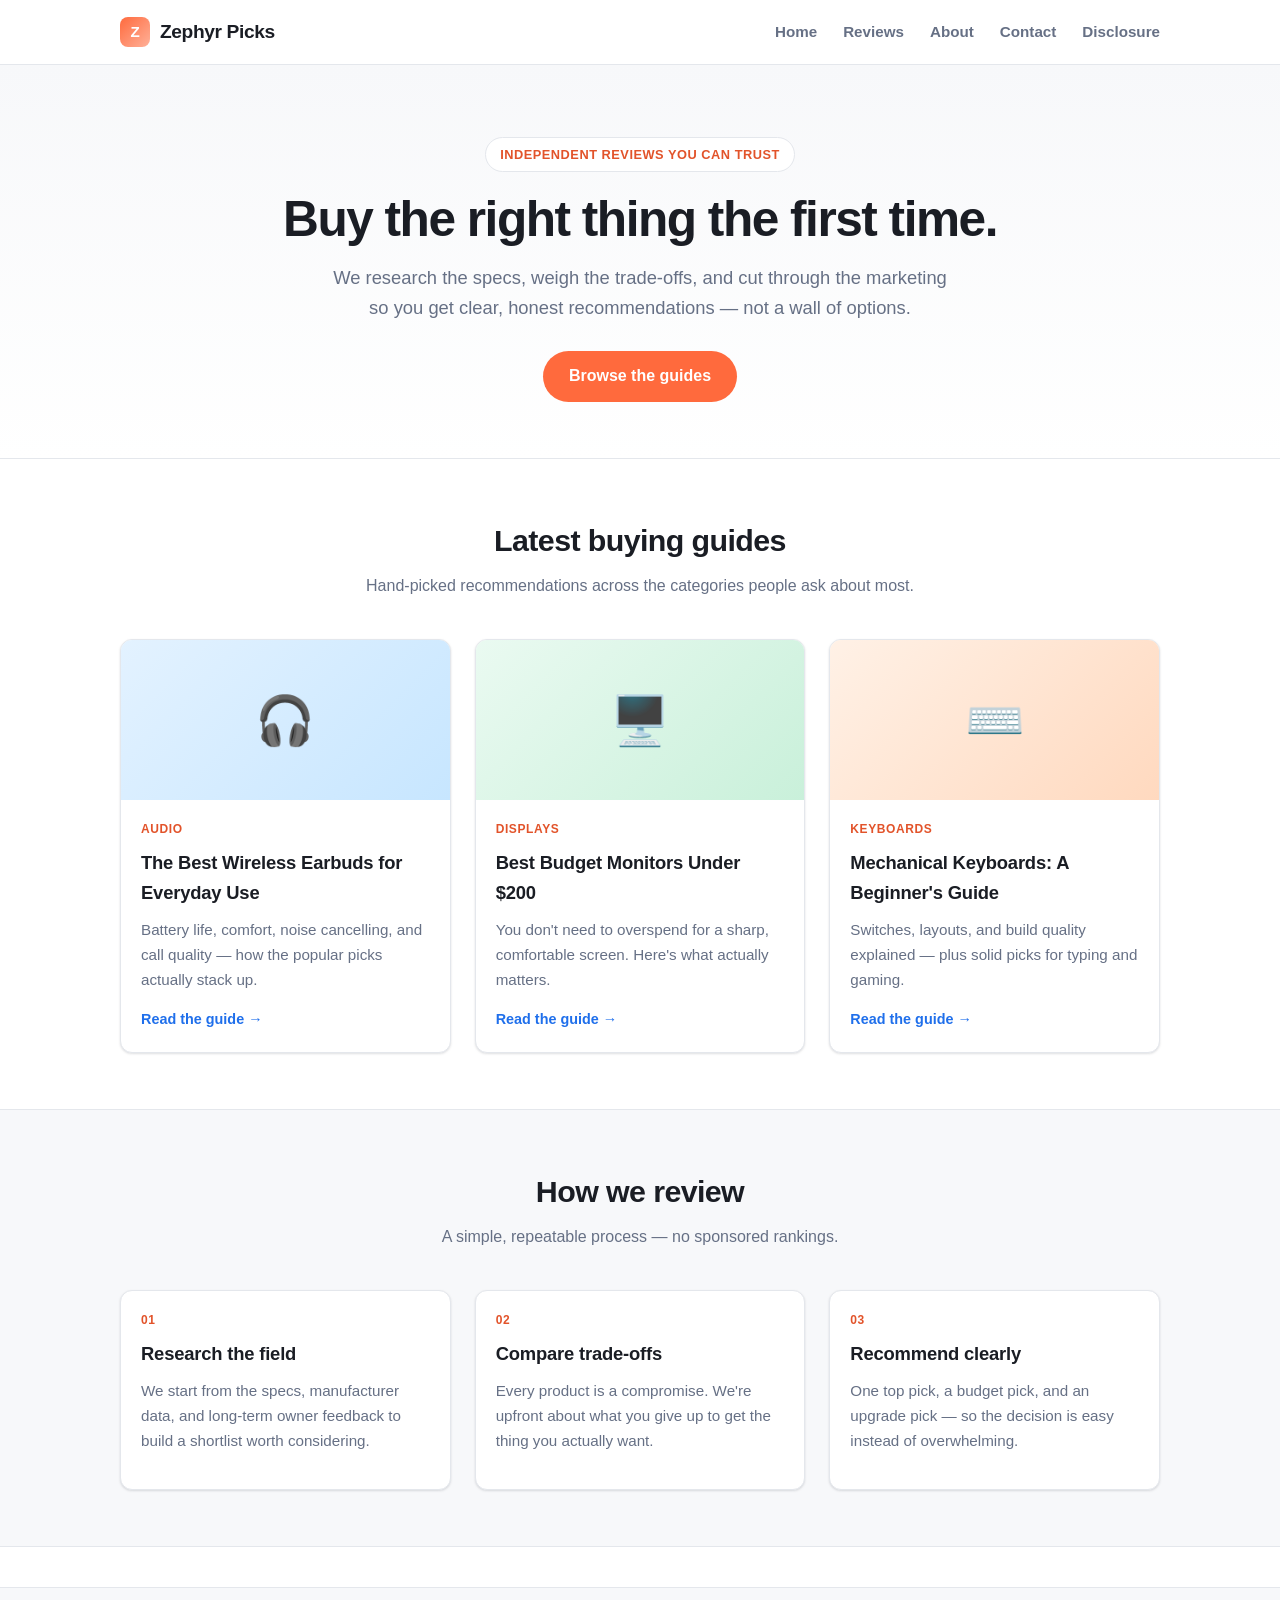
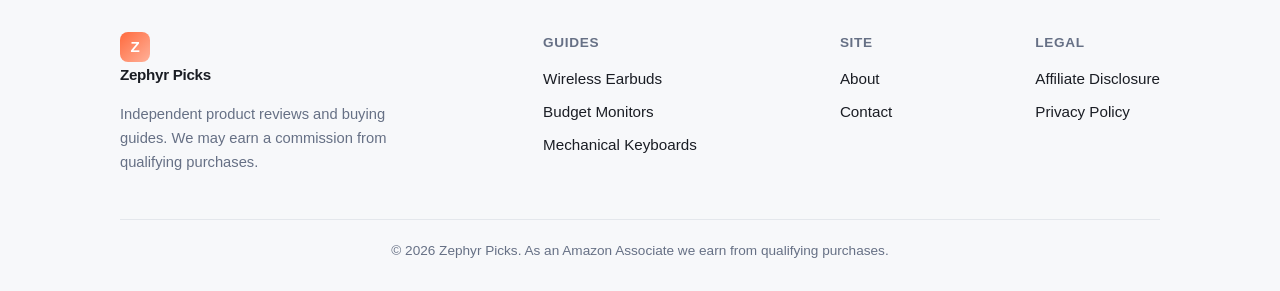
<file: index.html>
<!DOCTYPE html>
<html lang="en">
<head>
<meta charset="UTF-8">
<meta name="viewport" content="width=device-width, initial-scale=1.0">
<title>Zephyr Picks — Honest Product Reviews & Buying Guides</title>
<meta name="description" content="Independent, research-driven product reviews and buying guides. We test, compare, and recommend the best gear so you can buy with confidence.">
<link rel="stylesheet" href="style.css">
<link rel="icon" href="data:image/svg+xml,<svg xmlns='http://www.w3.org/2000/svg' viewBox='0 0 100 100'><rect width='100' height='100' rx='22' fill='%23ff6a3d'/><text x='50' y='70' font-size='60' text-anchor='middle' fill='white' font-family='sans-serif' font-weight='bold'>Z</text></svg>">
</head>
<body>
<header class="site-header">
  <div class="container nav">
    <a href="index.html" class="brand"><span class="logo">Z</span> Zephyr Picks</a>
    <button class="nav-toggle" aria-label="Menu" onclick="document.getElementById('nav').classList.toggle('open')">&#9776;</button>
    <nav class="nav-links" id="nav">
      <a href="index.html">Home</a>
      <a href="best-wireless-earbuds.html">Reviews</a>
      <a href="about.html">About</a>
      <a href="contact.html">Contact</a>
      <a href="disclosure.html">Disclosure</a>
    </nav>
  </div>
</header>

<section class="hero">
  <div class="container">
    <span class="pill">Independent reviews you can trust</span>
    <h1>Buy the right thing the first time.</h1>
    <p>We research the specs, weigh the trade-offs, and cut through the marketing so you get clear, honest recommendations — not a wall of options.</p>
    <a href="#latest" class="btn">Browse the guides</a>
  </div>
</section>

<section id="latest">
  <div class="container">
    <div class="section-head">
      <h2>Latest buying guides</h2>
      <p>Hand-picked recommendations across the categories people ask about most.</p>
    </div>
    <div class="grid">

      <article class="card">
        <div class="thumb" style="background:linear-gradient(135deg,#e3f2ff,#c7e6ff)">🎧</div>
        <div class="body">
          <span class="tag">Audio</span>
          <h3><a href="best-wireless-earbuds.html">The Best Wireless Earbuds for Everyday Use</a></h3>
          <p>Battery life, comfort, noise cancelling, and call quality — how the popular picks actually stack up.</p>
          <a class="read" href="best-wireless-earbuds.html">Read the guide →</a>
        </div>
      </article>

      <article class="card">
        <div class="thumb" style="background:linear-gradient(135deg,#eafaf1,#c9f0da)">🖥️</div>
        <div class="body">
          <span class="tag">Displays</span>
          <h3><a href="best-budget-monitors.html">Best Budget Monitors Under $200</a></h3>
          <p>You don't need to overspend for a sharp, comfortable screen. Here's what actually matters.</p>
          <a class="read" href="best-budget-monitors.html">Read the guide →</a>
        </div>
      </article>

      <article class="card">
        <div class="thumb" style="background:linear-gradient(135deg,#fff1e6,#ffd9bf)">⌨️</div>
        <div class="body">
          <span class="tag">Keyboards</span>
          <h3><a href="best-mechanical-keyboards.html">Mechanical Keyboards: A Beginner's Guide</a></h3>
          <p>Switches, layouts, and build quality explained — plus solid picks for typing and gaming.</p>
          <a class="read" href="best-mechanical-keyboards.html">Read the guide →</a>
        </div>
      </article>

    </div>
  </div>
</section>

<section style="background:var(--surface);border-top:1px solid var(--border);border-bottom:1px solid var(--border);">
  <div class="container">
    <div class="section-head">
      <h2>How we review</h2>
      <p>A simple, repeatable process — no sponsored rankings.</p>
    </div>
    <div class="grid">
      <div class="card"><div class="body"><span class="tag">01</span><h3>Research the field</h3><p>We start from the specs, manufacturer data, and long-term owner feedback to build a shortlist worth considering.</p></div></div>
      <div class="card"><div class="body"><span class="tag">02</span><h3>Compare trade-offs</h3><p>Every product is a compromise. We're upfront about what you give up to get the thing you actually want.</p></div></div>
      <div class="card"><div class="body"><span class="tag">03</span><h3>Recommend clearly</h3><p>One top pick, a budget pick, and an upgrade pick — so the decision is easy instead of overwhelming.</p></div></div>
    </div>
  </div>
</section>

<footer class="site-footer">
  <div class="container">
    <div class="footer-grid">
      <div class="col footer-brand">
        <a href="index.html" class="brand"><span class="logo">Z</span> Zephyr Picks</a>
        <p>Independent product reviews and buying guides. We may earn a commission from qualifying purchases.</p>
      </div>
      <div class="col">
        <h4>Guides</h4>
        <a href="best-wireless-earbuds.html">Wireless Earbuds</a>
        <a href="best-budget-monitors.html">Budget Monitors</a>
        <a href="best-mechanical-keyboards.html">Mechanical Keyboards</a>
      </div>
      <div class="col">
        <h4>Site</h4>
        <a href="about.html">About</a>
        <a href="contact.html">Contact</a>
      </div>
      <div class="col">
        <h4>Legal</h4>
        <a href="disclosure.html">Affiliate Disclosure</a>
        <a href="privacy.html">Privacy Policy</a>
      </div>
    </div>
    <div class="footer-bottom">
      © 2026 Zephyr Picks. As an Amazon Associate we earn from qualifying purchases.
    </div>
  </div>
</footer>
</body>
</html>
</file>
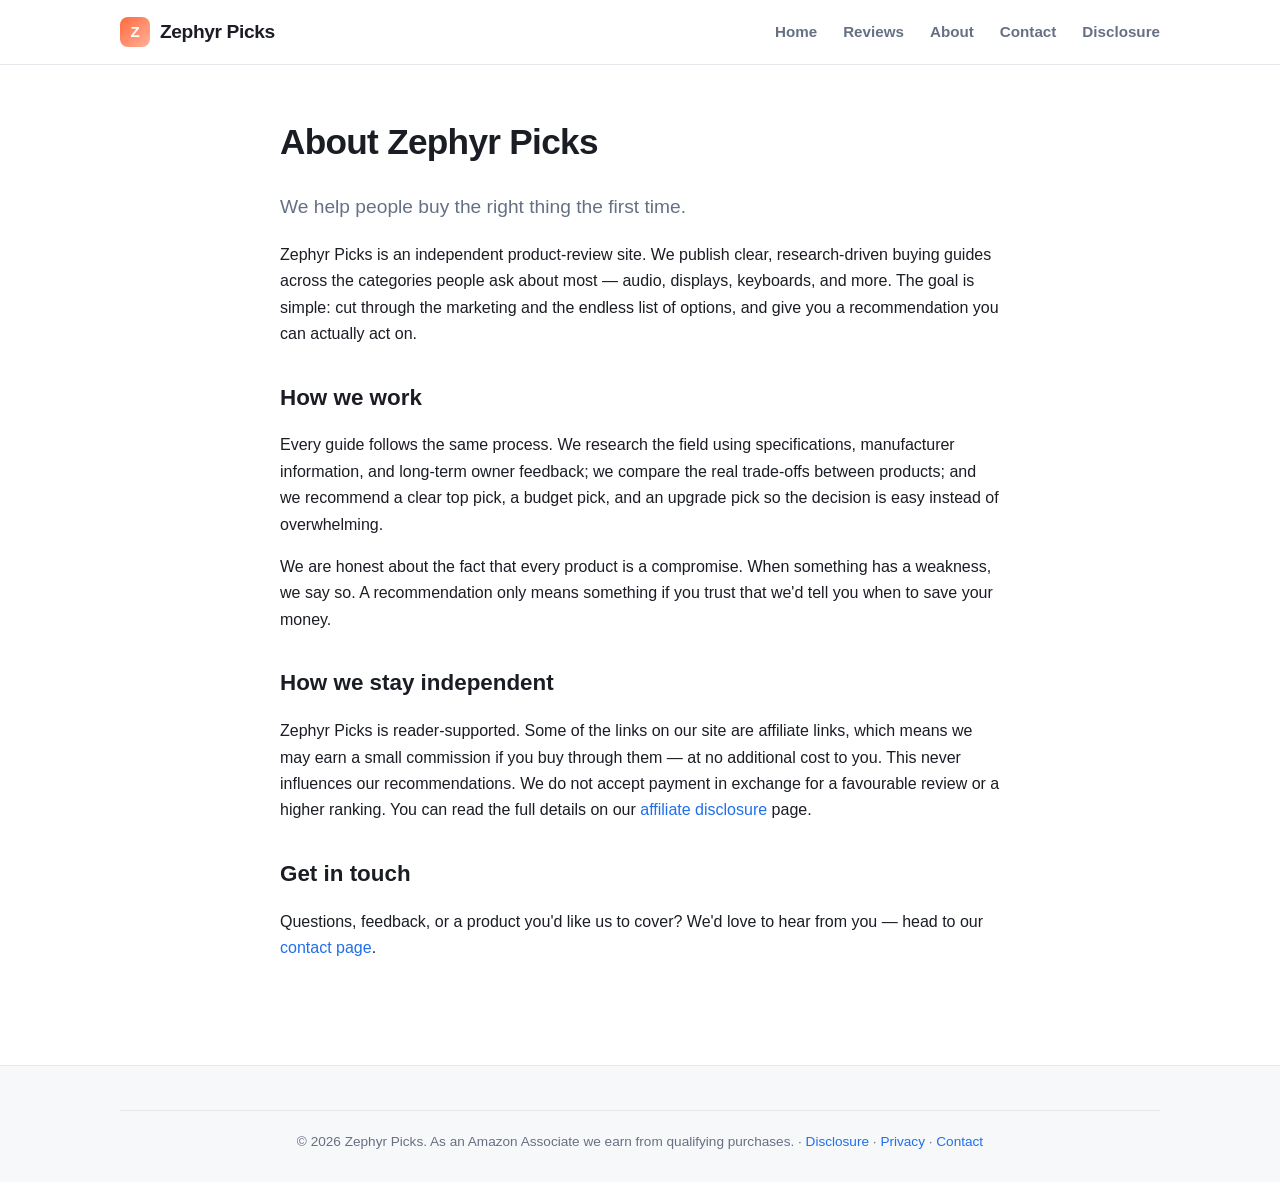
<file: about.html>
<!DOCTYPE html>
<html lang="en">
<head>
<meta charset="UTF-8">
<meta name="viewport" content="width=device-width, initial-scale=1.0">
<title>About — Zephyr Picks</title>
<meta name="description" content="Who we are and how Zephyr Picks reviews products independently and honestly.">
<link rel="stylesheet" href="style.css">
<link rel="icon" href="data:image/svg+xml,<svg xmlns='http://www.w3.org/2000/svg' viewBox='0 0 100 100'><rect width='100' height='100' rx='22' fill='%23ff6a3d'/><text x='50' y='70' font-size='60' text-anchor='middle' fill='white' font-family='sans-serif' font-weight='bold'>Z</text></svg>">
</head>
<body>
<header class="site-header">
  <div class="container nav">
    <a href="index.html" class="brand"><span class="logo">Z</span> Zephyr Picks</a>
    <button class="nav-toggle" aria-label="Menu" onclick="document.getElementById('nav').classList.toggle('open')">&#9776;</button>
    <nav class="nav-links" id="nav">
      <a href="index.html">Home</a>
      <a href="best-wireless-earbuds.html">Reviews</a>
      <a href="about.html">About</a>
      <a href="contact.html">Contact</a>
      <a href="disclosure.html">Disclosure</a>
    </nav>
  </div>
</header>

<main class="page">
  <h1>About Zephyr Picks</h1>
  <p class="lede">We help people buy the right thing the first time.</p>

  <p>Zephyr Picks is an independent product-review site. We publish clear, research-driven buying guides across the categories people ask about most — audio, displays, keyboards, and more. The goal is simple: cut through the marketing and the endless list of options, and give you a recommendation you can actually act on.</p>

  <h2>How we work</h2>
  <p>Every guide follows the same process. We research the field using specifications, manufacturer information, and long-term owner feedback; we compare the real trade-offs between products; and we recommend a clear top pick, a budget pick, and an upgrade pick so the decision is easy instead of overwhelming.</p>

  <p>We are honest about the fact that every product is a compromise. When something has a weakness, we say so. A recommendation only means something if you trust that we'd tell you when to save your money.</p>

  <h2>How we stay independent</h2>
  <p>Zephyr Picks is reader-supported. Some of the links on our site are affiliate links, which means we may earn a small commission if you buy through them — at no additional cost to you. This never influences our recommendations. We do not accept payment in exchange for a favourable review or a higher ranking. You can read the full details on our <a href="disclosure.html">affiliate disclosure</a> page.</p>

  <h2>Get in touch</h2>
  <p>Questions, feedback, or a product you'd like us to cover? We'd love to hear from you — head to our <a href="contact.html">contact page</a>.</p>
</main>

<footer class="site-footer">
  <div class="container">
    <div class="footer-bottom">
      © 2026 Zephyr Picks. As an Amazon Associate we earn from qualifying purchases. ·
      <a href="disclosure.html">Disclosure</a> · <a href="privacy.html">Privacy</a> · <a href="contact.html">Contact</a>
    </div>
  </div>
</footer>
</body>
</html>
</file>
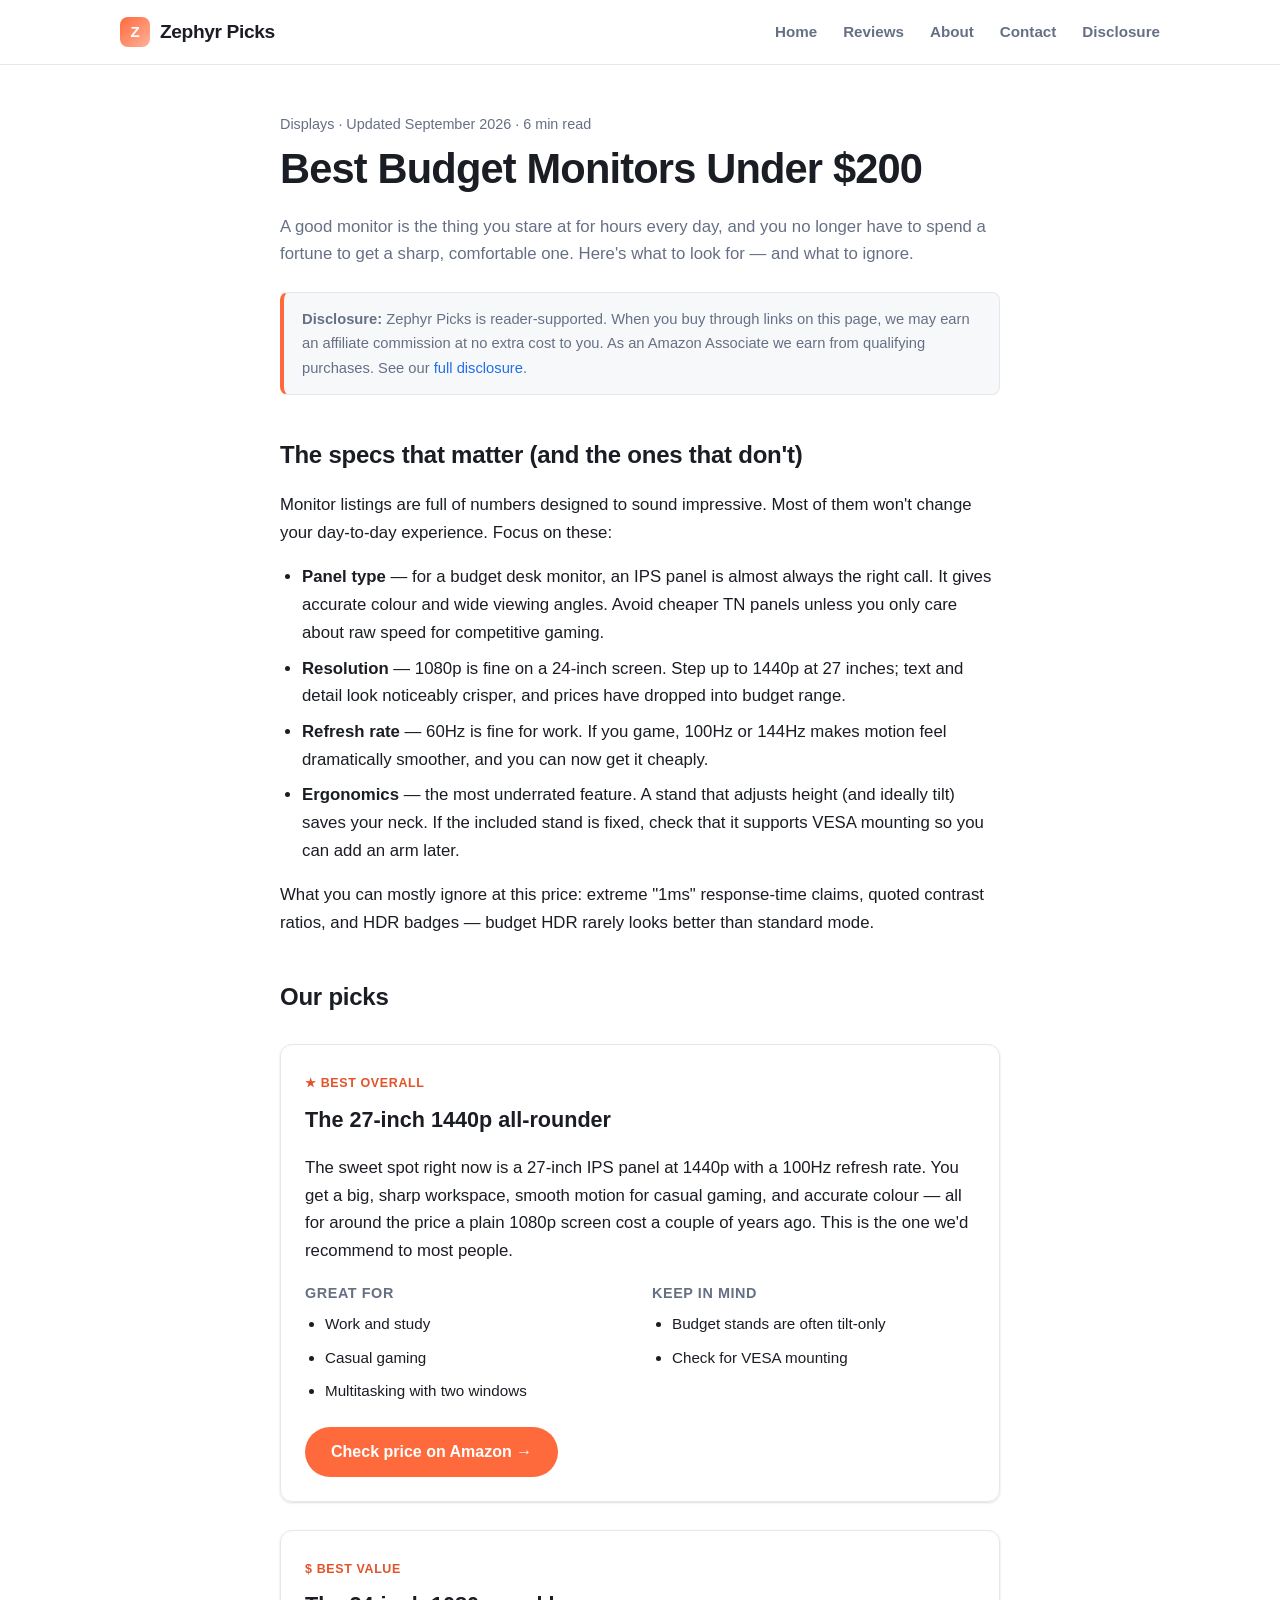
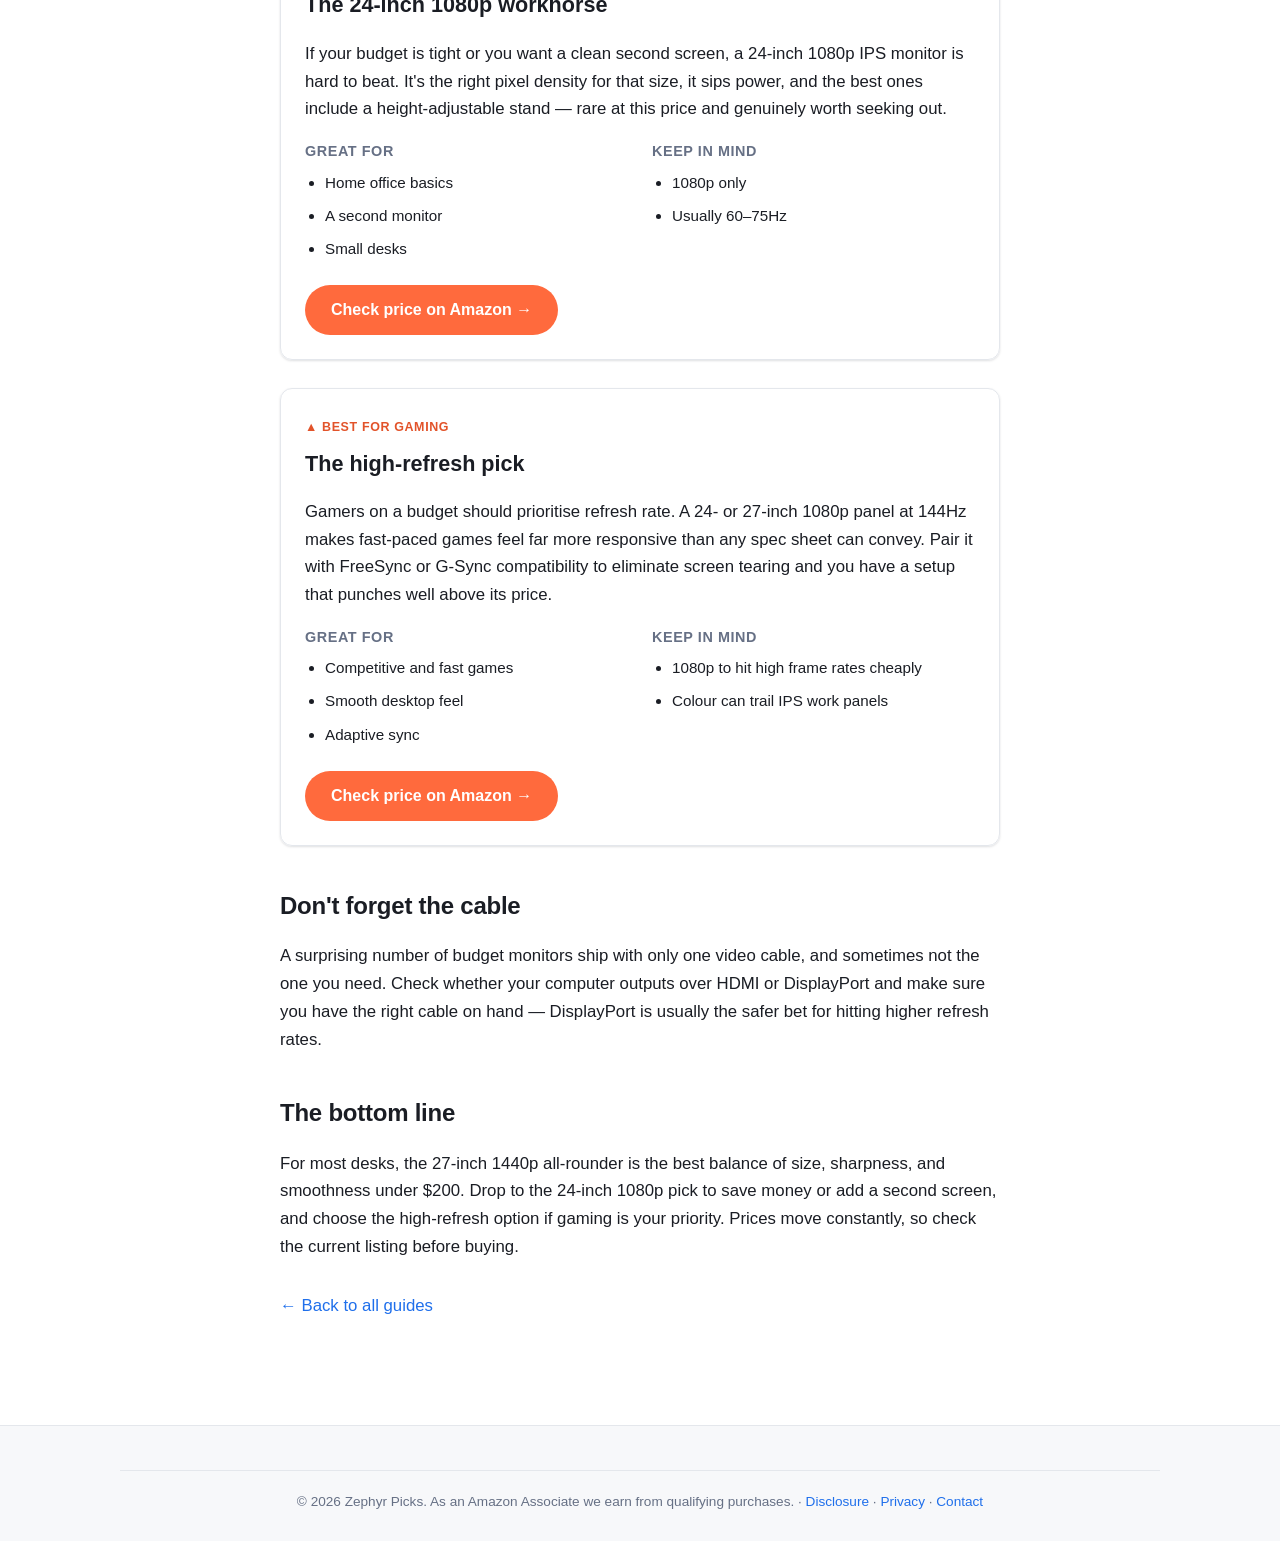
<file: best-budget-monitors.html>
<!DOCTYPE html>
<html lang="en">
<head>
<meta charset="UTF-8">
<meta name="viewport" content="width=device-width, initial-scale=1.0">
<title>Best Budget Monitors Under $200 — Zephyr Picks</title>
<meta name="description" content="How to pick a budget monitor without regret: panel type, resolution, refresh rate, and ergonomics, plus a top pick, a value pick, and an upgrade pick.">
<link rel="stylesheet" href="style.css">
<link rel="icon" href="data:image/svg+xml,<svg xmlns='http://www.w3.org/2000/svg' viewBox='0 0 100 100'><rect width='100' height='100' rx='22' fill='%23ff6a3d'/><text x='50' y='70' font-size='60' text-anchor='middle' fill='white' font-family='sans-serif' font-weight='bold'>Z</text></svg>">
</head>
<body>
<header class="site-header">
  <div class="container nav">
    <a href="index.html" class="brand"><span class="logo">Z</span> Zephyr Picks</a>
    <button class="nav-toggle" aria-label="Menu" onclick="document.getElementById('nav').classList.toggle('open')">&#9776;</button>
    <nav class="nav-links" id="nav">
      <a href="index.html">Home</a>
      <a href="best-wireless-earbuds.html">Reviews</a>
      <a href="about.html">About</a>
      <a href="contact.html">Contact</a>
      <a href="disclosure.html">Disclosure</a>
    </nav>
  </div>
</header>

<article class="article">
  <div class="meta">Displays · Updated September 2026 · 6 min read</div>
  <h1>Best Budget Monitors Under $200</h1>
  <p class="lede">A good monitor is the thing you stare at for hours every day, and you no longer have to spend a fortune to get a sharp, comfortable one. Here's what to look for — and what to ignore.</p>

  <div class="disclosure-box">
    <strong>Disclosure:</strong> Zephyr Picks is reader-supported. When you buy through links on this page, we may earn an affiliate commission at no extra cost to you. As an Amazon Associate we earn from qualifying purchases. See our <a href="disclosure.html">full disclosure</a>.
  </div>

  <h2>The specs that matter (and the ones that don't)</h2>
  <p>Monitor listings are full of numbers designed to sound impressive. Most of them won't change your day-to-day experience. Focus on these:</p>
  <ul>
    <li><strong>Panel type</strong> — for a budget desk monitor, an IPS panel is almost always the right call. It gives accurate colour and wide viewing angles. Avoid cheaper TN panels unless you only care about raw speed for competitive gaming.</li>
    <li><strong>Resolution</strong> — 1080p is fine on a 24-inch screen. Step up to 1440p at 27 inches; text and detail look noticeably crisper, and prices have dropped into budget range.</li>
    <li><strong>Refresh rate</strong> — 60Hz is fine for work. If you game, 100Hz or 144Hz makes motion feel dramatically smoother, and you can now get it cheaply.</li>
    <li><strong>Ergonomics</strong> — the most underrated feature. A stand that adjusts height (and ideally tilt) saves your neck. If the included stand is fixed, check that it supports VESA mounting so you can add an arm later.</li>
  </ul>
  <p>What you can mostly ignore at this price: extreme "1ms" response-time claims, quoted contrast ratios, and HDR badges — budget HDR rarely looks better than standard mode.</p>

  <h2>Our picks</h2>

  <div class="pick">
    <span class="award">★ Best overall</span>
    <h3>The 27-inch 1440p all-rounder</h3>
    <p>The sweet spot right now is a 27-inch IPS panel at 1440p with a 100Hz refresh rate. You get a big, sharp workspace, smooth motion for casual gaming, and accurate colour — all for around the price a plain 1080p screen cost a couple of years ago. This is the one we'd recommend to most people.</p>
    <div class="verdict">
      <div><h4>Great for</h4><ul><li>Work and study</li><li>Casual gaming</li><li>Multitasking with two windows</li></ul></div>
      <div><h4>Keep in mind</h4><ul><li>Budget stands are often tilt-only</li><li>Check for VESA mounting</li></ul></div>
    </div>
    <a class="btn" href="https://www.amazon.com/s?k=27+inch+1440p+monitor&tag=zephyrpicks-20" rel="nofollow sponsored" target="_blank">Check price on Amazon →</a>
  </div>

  <div class="pick">
    <span class="award">$ Best value</span>
    <h3>The 24-inch 1080p workhorse</h3>
    <p>If your budget is tight or you want a clean second screen, a 24-inch 1080p IPS monitor is hard to beat. It's the right pixel density for that size, it sips power, and the best ones include a height-adjustable stand — rare at this price and genuinely worth seeking out.</p>
    <div class="verdict">
      <div><h4>Great for</h4><ul><li>Home office basics</li><li>A second monitor</li><li>Small desks</li></ul></div>
      <div><h4>Keep in mind</h4><ul><li>1080p only</li><li>Usually 60–75Hz</li></ul></div>
    </div>
    <a class="btn" href="https://www.amazon.com/s?k=24+inch+1080p+ips+monitor&tag=zephyrpicks-20" rel="nofollow sponsored" target="_blank">Check price on Amazon →</a>
  </div>

  <div class="pick">
    <span class="award">▲ Best for gaming</span>
    <h3>The high-refresh pick</h3>
    <p>Gamers on a budget should prioritise refresh rate. A 24- or 27-inch 1080p panel at 144Hz makes fast-paced games feel far more responsive than any spec sheet can convey. Pair it with FreeSync or G-Sync compatibility to eliminate screen tearing and you have a setup that punches well above its price.</p>
    <div class="verdict">
      <div><h4>Great for</h4><ul><li>Competitive and fast games</li><li>Smooth desktop feel</li><li>Adaptive sync</li></ul></div>
      <div><h4>Keep in mind</h4><ul><li>1080p to hit high frame rates cheaply</li><li>Colour can trail IPS work panels</li></ul></div>
    </div>
    <a class="btn" href="https://www.amazon.com/s?k=144hz+gaming+monitor&tag=zephyrpicks-20" rel="nofollow sponsored" target="_blank">Check price on Amazon →</a>
  </div>

  <h2>Don't forget the cable</h2>
  <p>A surprising number of budget monitors ship with only one video cable, and sometimes not the one you need. Check whether your computer outputs over HDMI or DisplayPort and make sure you have the right cable on hand — DisplayPort is usually the safer bet for hitting higher refresh rates.</p>

  <h2>The bottom line</h2>
  <p>For most desks, the 27-inch 1440p all-rounder is the best balance of size, sharpness, and smoothness under $200. Drop to the 24-inch 1080p pick to save money or add a second screen, and choose the high-refresh option if gaming is your priority. Prices move constantly, so check the current listing before buying.</p>

  <p style="margin-top:32px;"><a href="index.html">← Back to all guides</a></p>
</article>

<footer class="site-footer">
  <div class="container">
    <div class="footer-bottom">
      © 2026 Zephyr Picks. As an Amazon Associate we earn from qualifying purchases. ·
      <a href="disclosure.html">Disclosure</a> · <a href="privacy.html">Privacy</a> · <a href="contact.html">Contact</a>
    </div>
  </div>
</footer>
</body>
</html>
</file>
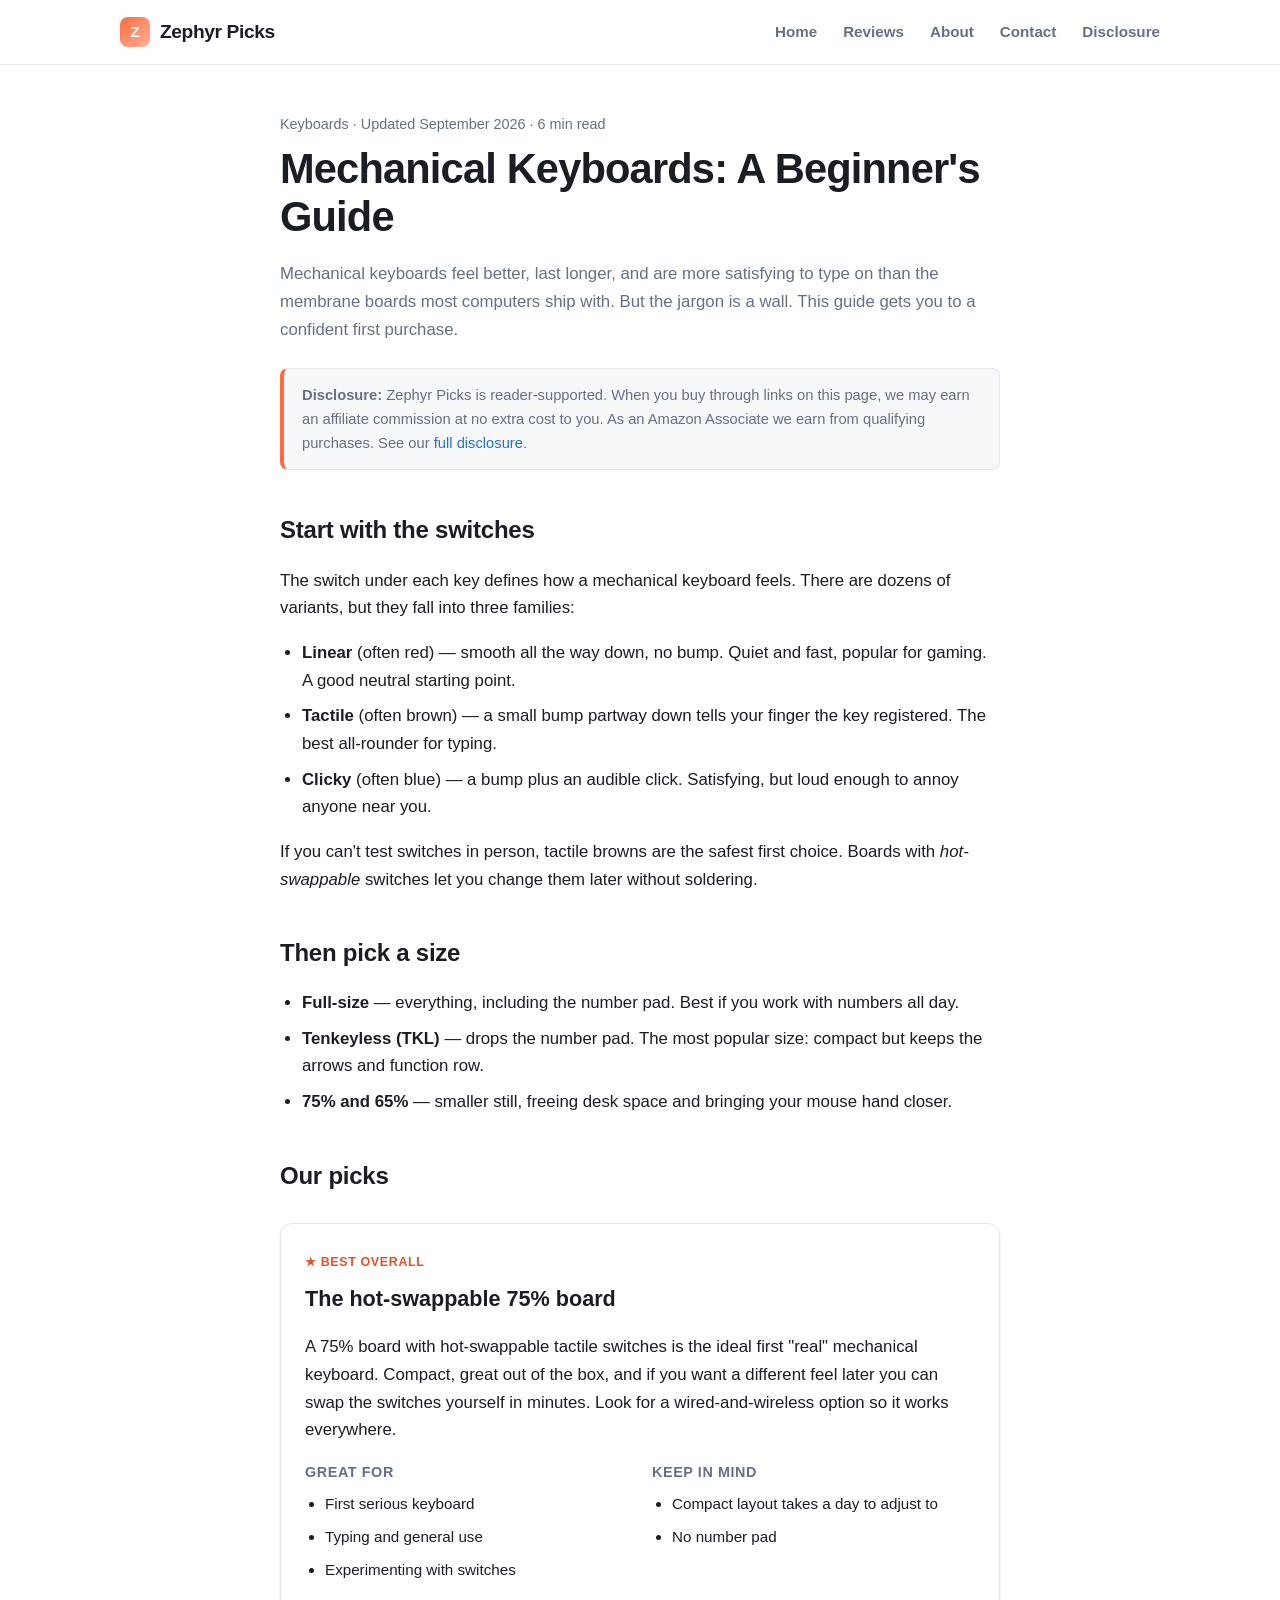
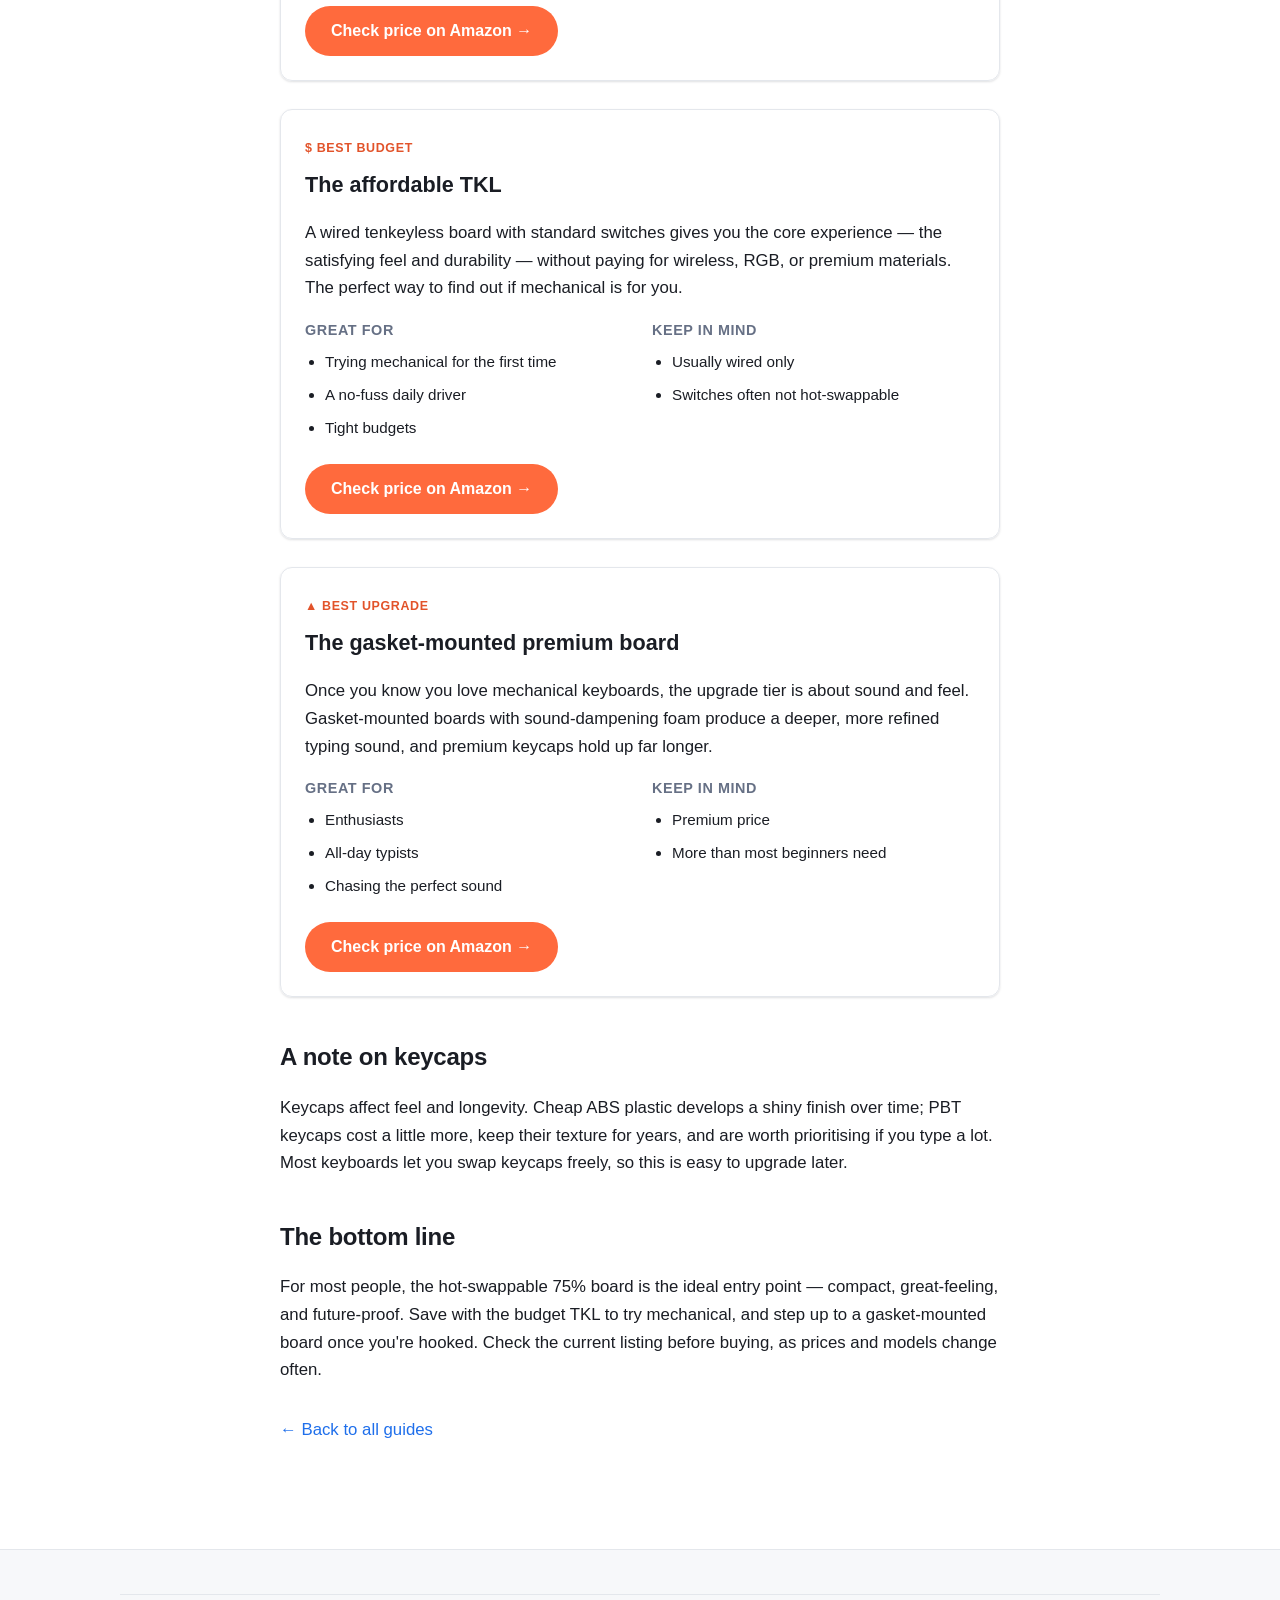
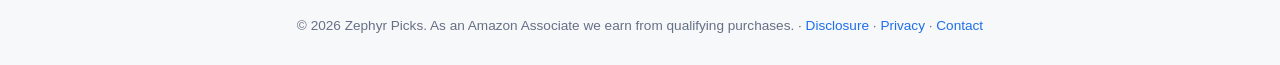
<file: best-mechanical-keyboards.html>
<!DOCTYPE html>
<html lang="en">
<head>
<meta charset="UTF-8">
<meta name="viewport" content="width=device-width, initial-scale=1.0">
<title>Mechanical Keyboards: A Beginner's Guide — Zephyr Picks</title>
<meta name="description" content="A first-time buyer's guide to mechanical keyboards: switches, layouts, and build quality, with a top pick, a budget pick, and an upgrade pick.">
<link rel="stylesheet" href="style.css">
<link rel="icon" href="data:image/svg+xml,<svg xmlns='http://www.w3.org/2000/svg' viewBox='0 0 100 100'><rect width='100' height='100' rx='22' fill='%23ff6a3d'/><text x='50' y='70' font-size='60' text-anchor='middle' fill='white' font-family='sans-serif' font-weight='bold'>Z</text></svg>">
</head>
<body>
<header class="site-header">
  <div class="container nav">
    <a href="index.html" class="brand"><span class="logo">Z</span> Zephyr Picks</a>
    <button class="nav-toggle" aria-label="Menu" onclick="document.getElementById('nav').classList.toggle('open')">&#9776;</button>
    <nav class="nav-links" id="nav">
      <a href="index.html">Home</a>
      <a href="best-wireless-earbuds.html">Reviews</a>
      <a href="about.html">About</a>
      <a href="contact.html">Contact</a>
      <a href="disclosure.html">Disclosure</a>
    </nav>
  </div>
</header>

<article class="article">
  <div class="meta">Keyboards &middot; Updated September 2026 &middot; 6 min read</div>
  <h1>Mechanical Keyboards: A Beginner's Guide</h1>
  <p class="lede">Mechanical keyboards feel better, last longer, and are more satisfying to type on than the membrane boards most computers ship with. But the jargon is a wall. This guide gets you to a confident first purchase.</p>

  <div class="disclosure-box">
    <strong>Disclosure:</strong> Zephyr Picks is reader-supported. When you buy through links on this page, we may earn an affiliate commission at no extra cost to you. As an Amazon Associate we earn from qualifying purchases. See our <a href="disclosure.html">full disclosure</a>.
  </div>

  <h2>Start with the switches</h2>
  <p>The switch under each key defines how a mechanical keyboard feels. There are dozens of variants, but they fall into three families:</p>
  <ul>
    <li><strong>Linear</strong> (often red) &mdash; smooth all the way down, no bump. Quiet and fast, popular for gaming. A good neutral starting point.</li>
    <li><strong>Tactile</strong> (often brown) &mdash; a small bump partway down tells your finger the key registered. The best all-rounder for typing.</li>
    <li><strong>Clicky</strong> (often blue) &mdash; a bump plus an audible click. Satisfying, but loud enough to annoy anyone near you.</li>
  </ul>
  <p>If you can't test switches in person, tactile browns are the safest first choice. Boards with <em>hot-swappable</em> switches let you change them later without soldering.</p>

  <h2>Then pick a size</h2>
  <ul>
    <li><strong>Full-size</strong> &mdash; everything, including the number pad. Best if you work with numbers all day.</li>
    <li><strong>Tenkeyless (TKL)</strong> &mdash; drops the number pad. The most popular size: compact but keeps the arrows and function row.</li>
    <li><strong>75% and 65%</strong> &mdash; smaller still, freeing desk space and bringing your mouse hand closer.</li>
  </ul>

  <h2>Our picks</h2>

  <div class="pick">
    <span class="award">&#9733; Best overall</span>
    <h3>The hot-swappable 75% board</h3>
    <p>A 75% board with hot-swappable tactile switches is the ideal first "real" mechanical keyboard. Compact, great out of the box, and if you want a different feel later you can swap the switches yourself in minutes. Look for a wired-and-wireless option so it works everywhere.</p>
    <div class="verdict">
      <div><h4>Great for</h4><ul><li>First serious keyboard</li><li>Typing and general use</li><li>Experimenting with switches</li></ul></div>
      <div><h4>Keep in mind</h4><ul><li>Compact layout takes a day to adjust to</li><li>No number pad</li></ul></div>
    </div>
    <a class="btn" href="https://www.amazon.com/s?k=hot+swappable+75+mechanical+keyboard&tag=zephyrpicks-20" rel="nofollow sponsored" target="_blank">Check price on Amazon &rarr;</a>
  </div>

  <div class="pick">
    <span class="award">$ Best budget</span>
    <h3>The affordable TKL</h3>
    <p>A wired tenkeyless board with standard switches gives you the core experience &mdash; the satisfying feel and durability &mdash; without paying for wireless, RGB, or premium materials. The perfect way to find out if mechanical is for you.</p>
    <div class="verdict">
      <div><h4>Great for</h4><ul><li>Trying mechanical for the first time</li><li>A no-fuss daily driver</li><li>Tight budgets</li></ul></div>
      <div><h4>Keep in mind</h4><ul><li>Usually wired only</li><li>Switches often not hot-swappable</li></ul></div>
    </div>
    <a class="btn" href="https://www.amazon.com/s?k=budget+tkl+mechanical+keyboard&tag=zephyrpicks-20" rel="nofollow sponsored" target="_blank">Check price on Amazon &rarr;</a>
  </div>

  <div class="pick">
    <span class="award">&#9650; Best upgrade</span>
    <h3>The gasket-mounted premium board</h3>
    <p>Once you know you love mechanical keyboards, the upgrade tier is about sound and feel. Gasket-mounted boards with sound-dampening foam produce a deeper, more refined typing sound, and premium keycaps hold up far longer.</p>
    <div class="verdict">
      <div><h4>Great for</h4><ul><li>Enthusiasts</li><li>All-day typists</li><li>Chasing the perfect sound</li></ul></div>
      <div><h4>Keep in mind</h4><ul><li>Premium price</li><li>More than most beginners need</li></ul></div>
    </div>
    <a class="btn" href="https://www.amazon.com/s?k=gasket+mount+mechanical+keyboard&tag=zephyrpicks-20" rel="nofollow sponsored" target="_blank">Check price on Amazon &rarr;</a>
  </div>

  <h2>A note on keycaps</h2>
  <p>Keycaps affect feel and longevity. Cheap ABS plastic develops a shiny finish over time; PBT keycaps cost a little more, keep their texture for years, and are worth prioritising if you type a lot. Most keyboards let you swap keycaps freely, so this is easy to upgrade later.</p>

  <h2>The bottom line</h2>
  <p>For most people, the hot-swappable 75% board is the ideal entry point &mdash; compact, great-feeling, and future-proof. Save with the budget TKL to try mechanical, and step up to a gasket-mounted board once you're hooked. Check the current listing before buying, as prices and models change often.</p>

  <p style="margin-top:32px;"><a href="index.html">&larr; Back to all guides</a></p>
</article>

<footer class="site-footer">
  <div class="container">
    <div class="footer-bottom">
      &copy; 2026 Zephyr Picks. As an Amazon Associate we earn from qualifying purchases. &middot;
      <a href="disclosure.html">Disclosure</a> &middot; <a href="privacy.html">Privacy</a> &middot; <a href="contact.html">Contact</a>
    </div>
  </div>
</footer>
</body>
</html>
</file>
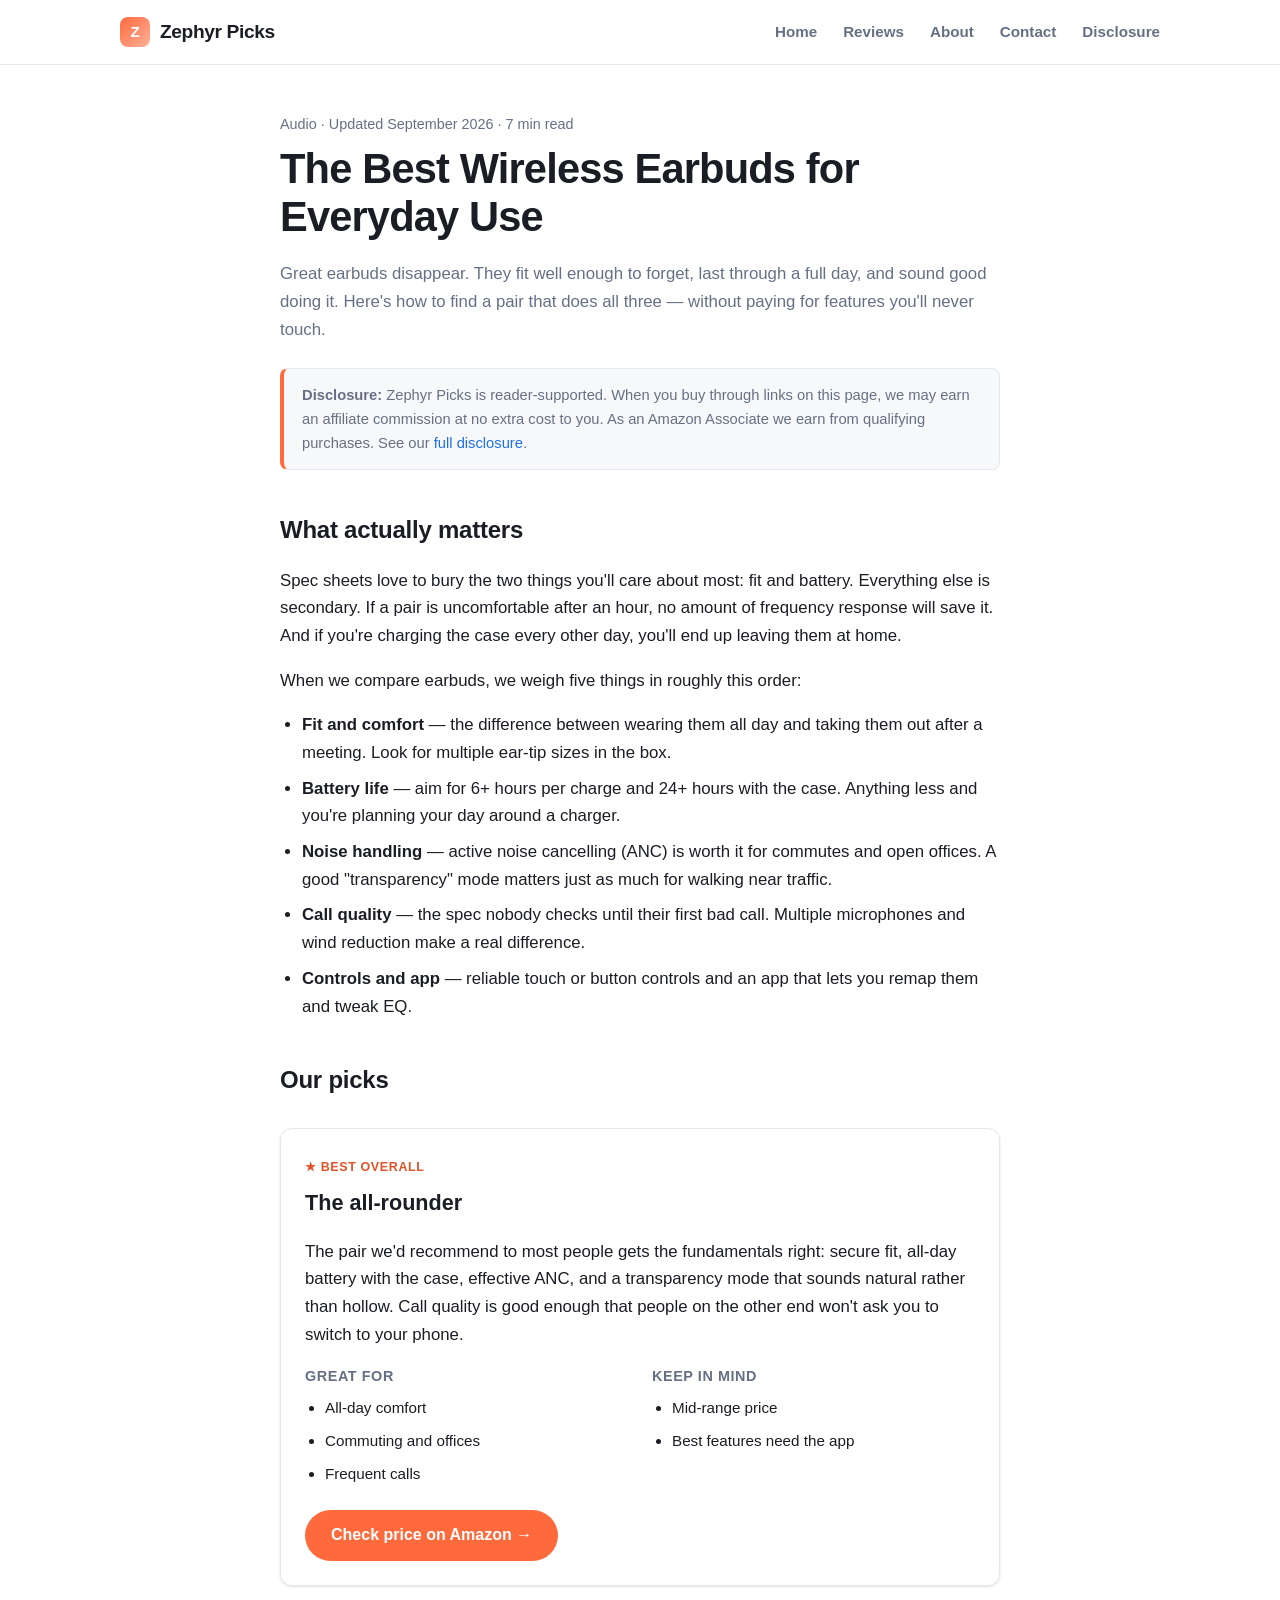
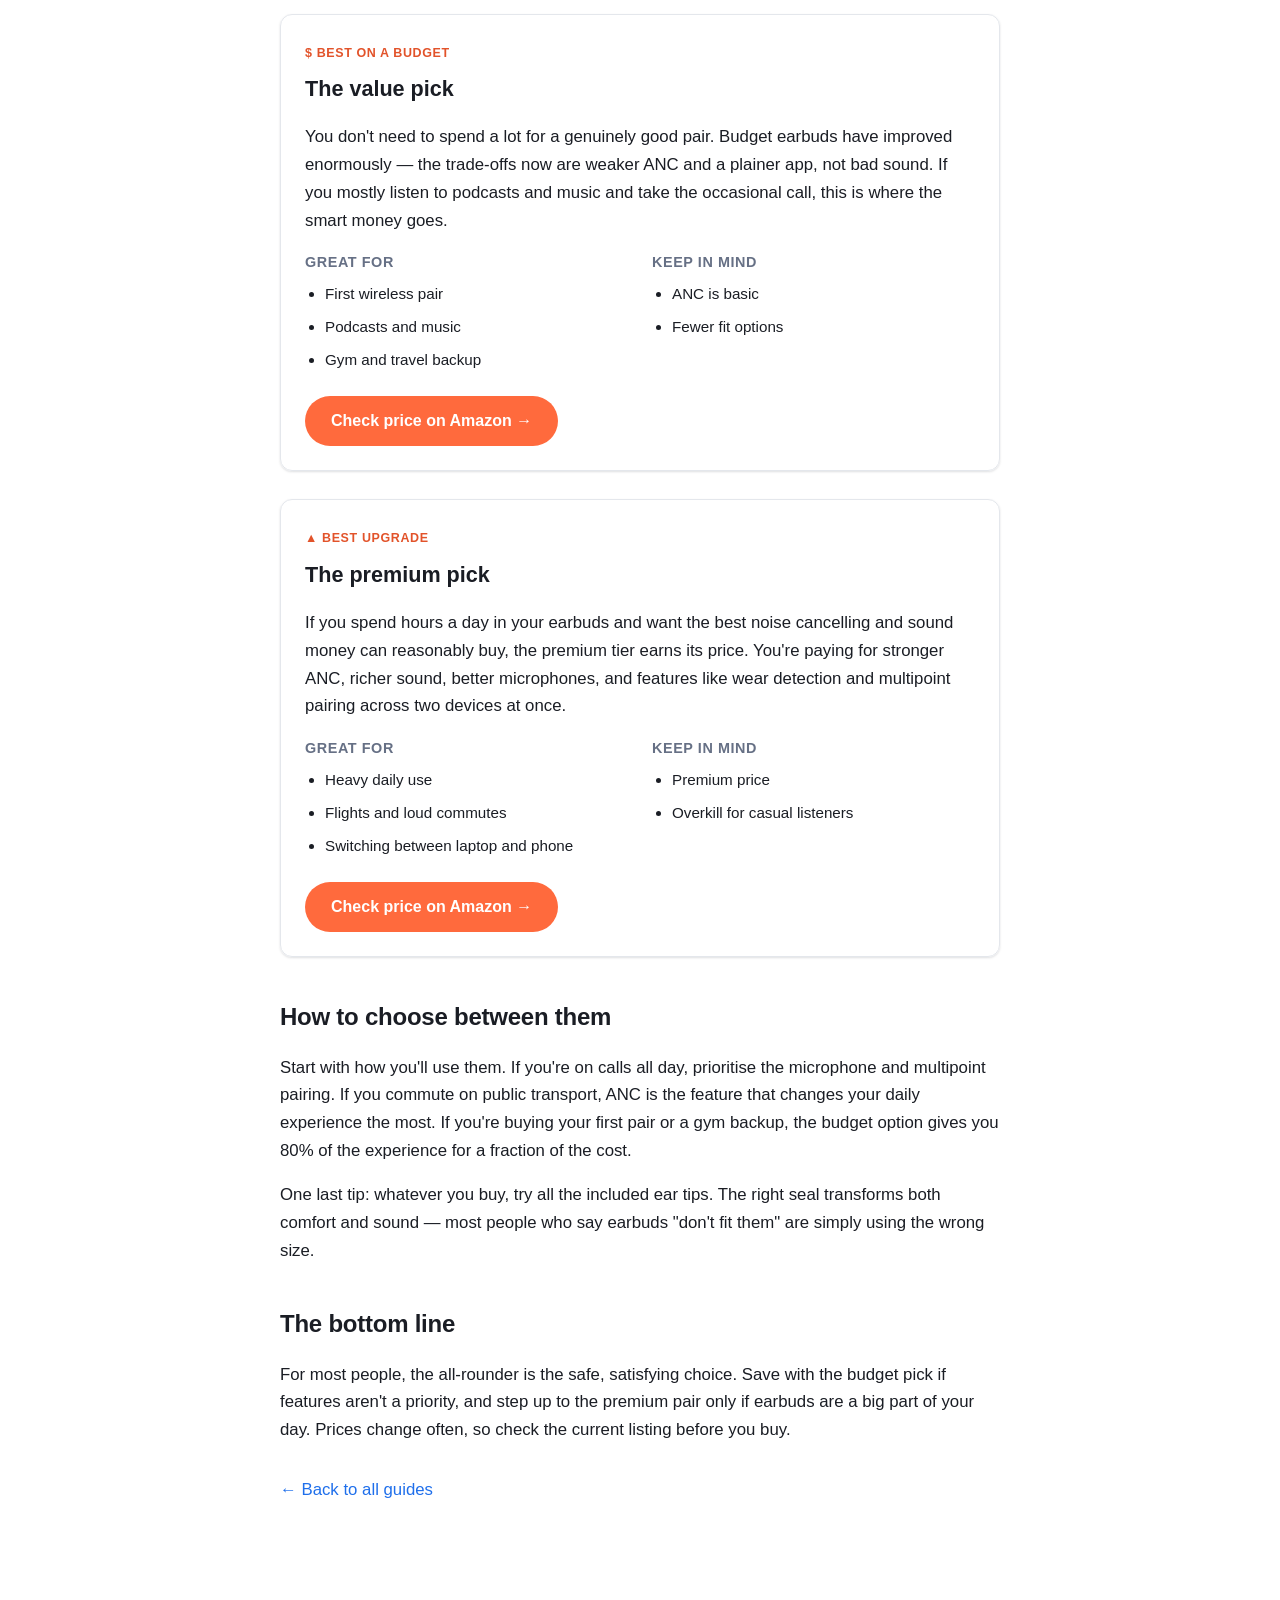
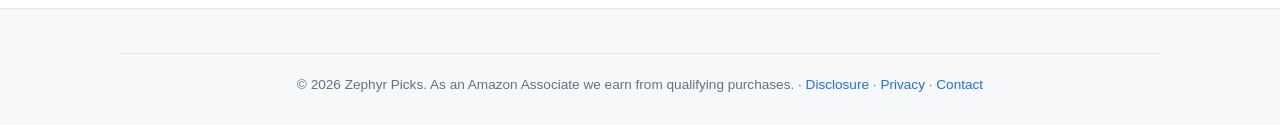
<file: best-wireless-earbuds.html>
<!DOCTYPE html>
<html lang="en">
<head>
<meta charset="UTF-8">
<meta name="viewport" content="width=device-width, initial-scale=1.0">
<title>The Best Wireless Earbuds for Everyday Use — Zephyr Picks</title>
<meta name="description" content="A practical guide to choosing wireless earbuds: battery life, comfort, noise cancelling, and call quality, with a top pick, a budget pick, and an upgrade pick.">
<link rel="stylesheet" href="style.css">
<link rel="icon" href="data:image/svg+xml,<svg xmlns='http://www.w3.org/2000/svg' viewBox='0 0 100 100'><rect width='100' height='100' rx='22' fill='%23ff6a3d'/><text x='50' y='70' font-size='60' text-anchor='middle' fill='white' font-family='sans-serif' font-weight='bold'>Z</text></svg>">
</head>
<body>
<header class="site-header">
  <div class="container nav">
    <a href="index.html" class="brand"><span class="logo">Z</span> Zephyr Picks</a>
    <button class="nav-toggle" aria-label="Menu" onclick="document.getElementById('nav').classList.toggle('open')">&#9776;</button>
    <nav class="nav-links" id="nav">
      <a href="index.html">Home</a>
      <a href="best-wireless-earbuds.html">Reviews</a>
      <a href="about.html">About</a>
      <a href="contact.html">Contact</a>
      <a href="disclosure.html">Disclosure</a>
    </nav>
  </div>
</header>

<article class="article">
  <div class="meta">Audio · Updated September 2026 · 7 min read</div>
  <h1>The Best Wireless Earbuds for Everyday Use</h1>
  <p class="lede">Great earbuds disappear. They fit well enough to forget, last through a full day, and sound good doing it. Here's how to find a pair that does all three — without paying for features you'll never touch.</p>

  <div class="disclosure-box">
    <strong>Disclosure:</strong> Zephyr Picks is reader-supported. When you buy through links on this page, we may earn an affiliate commission at no extra cost to you. As an Amazon Associate we earn from qualifying purchases. See our <a href="disclosure.html">full disclosure</a>.
  </div>

  <h2>What actually matters</h2>
  <p>Spec sheets love to bury the two things you'll care about most: fit and battery. Everything else is secondary. If a pair is uncomfortable after an hour, no amount of frequency response will save it. And if you're charging the case every other day, you'll end up leaving them at home.</p>

  <p>When we compare earbuds, we weigh five things in roughly this order:</p>
  <ul>
    <li><strong>Fit and comfort</strong> — the difference between wearing them all day and taking them out after a meeting. Look for multiple ear-tip sizes in the box.</li>
    <li><strong>Battery life</strong> — aim for 6+ hours per charge and 24+ hours with the case. Anything less and you're planning your day around a charger.</li>
    <li><strong>Noise handling</strong> — active noise cancelling (ANC) is worth it for commutes and open offices. A good "transparency" mode matters just as much for walking near traffic.</li>
    <li><strong>Call quality</strong> — the spec nobody checks until their first bad call. Multiple microphones and wind reduction make a real difference.</li>
    <li><strong>Controls and app</strong> — reliable touch or button controls and an app that lets you remap them and tweak EQ.</li>
  </ul>

  <h2>Our picks</h2>

  <div class="pick">
    <span class="award">★ Best overall</span>
    <h3>The all-rounder</h3>
    <p>The pair we'd recommend to most people gets the fundamentals right: secure fit, all-day battery with the case, effective ANC, and a transparency mode that sounds natural rather than hollow. Call quality is good enough that people on the other end won't ask you to switch to your phone.</p>
    <div class="verdict">
      <div>
        <h4>Great for</h4>
        <ul><li>All-day comfort</li><li>Commuting and offices</li><li>Frequent calls</li></ul>
      </div>
      <div>
        <h4>Keep in mind</h4>
        <ul><li>Mid-range price</li><li>Best features need the app</li></ul>
      </div>
    </div>
    <a class="btn" href="https://www.amazon.com/s?k=wireless+earbuds&tag=zephyrpicks-20" rel="nofollow sponsored" target="_blank">Check price on Amazon →</a>
  </div>

  <div class="pick">
    <span class="award">$ Best on a budget</span>
    <h3>The value pick</h3>
    <p>You don't need to spend a lot for a genuinely good pair. Budget earbuds have improved enormously — the trade-offs now are weaker ANC and a plainer app, not bad sound. If you mostly listen to podcasts and music and take the occasional call, this is where the smart money goes.</p>
    <div class="verdict">
      <div>
        <h4>Great for</h4>
        <ul><li>First wireless pair</li><li>Podcasts and music</li><li>Gym and travel backup</li></ul>
      </div>
      <div>
        <h4>Keep in mind</h4>
        <ul><li>ANC is basic</li><li>Fewer fit options</li></ul>
      </div>
    </div>
    <a class="btn" href="https://www.amazon.com/s?k=budget+wireless+earbuds&tag=zephyrpicks-20" rel="nofollow sponsored" target="_blank">Check price on Amazon →</a>
  </div>

  <div class="pick">
    <span class="award">▲ Best upgrade</span>
    <h3>The premium pick</h3>
    <p>If you spend hours a day in your earbuds and want the best noise cancelling and sound money can reasonably buy, the premium tier earns its price. You're paying for stronger ANC, richer sound, better microphones, and features like wear detection and multipoint pairing across two devices at once.</p>
    <div class="verdict">
      <div>
        <h4>Great for</h4>
        <ul><li>Heavy daily use</li><li>Flights and loud commutes</li><li>Switching between laptop and phone</li></ul>
      </div>
      <div>
        <h4>Keep in mind</h4>
        <ul><li>Premium price</li><li>Overkill for casual listeners</li></ul>
      </div>
    </div>
    <a class="btn" href="https://www.amazon.com/s?k=premium+noise+cancelling+earbuds&tag=zephyrpicks-20" rel="nofollow sponsored" target="_blank">Check price on Amazon →</a>
  </div>

  <h2>How to choose between them</h2>
  <p>Start with how you'll use them. If you're on calls all day, prioritise the microphone and multipoint pairing. If you commute on public transport, ANC is the feature that changes your daily experience the most. If you're buying your first pair or a gym backup, the budget option gives you 80% of the experience for a fraction of the cost.</p>

  <p>One last tip: whatever you buy, try all the included ear tips. The right seal transforms both comfort and sound — most people who say earbuds "don't fit them" are simply using the wrong size.</p>

  <h2>The bottom line</h2>
  <p>For most people, the all-rounder is the safe, satisfying choice. Save with the budget pick if features aren't a priority, and step up to the premium pair only if earbuds are a big part of your day. Prices change often, so check the current listing before you buy.</p>

  <p style="margin-top:32px;"><a href="index.html">← Back to all guides</a></p>
</article>

<footer class="site-footer">
  <div class="container">
    <div class="footer-bottom">
      © 2026 Zephyr Picks. As an Amazon Associate we earn from qualifying purchases. ·
      <a href="disclosure.html">Disclosure</a> · <a href="privacy.html">Privacy</a> · <a href="contact.html">Contact</a>
    </div>
  </div>
</footer>
</body>
</html>
</file>
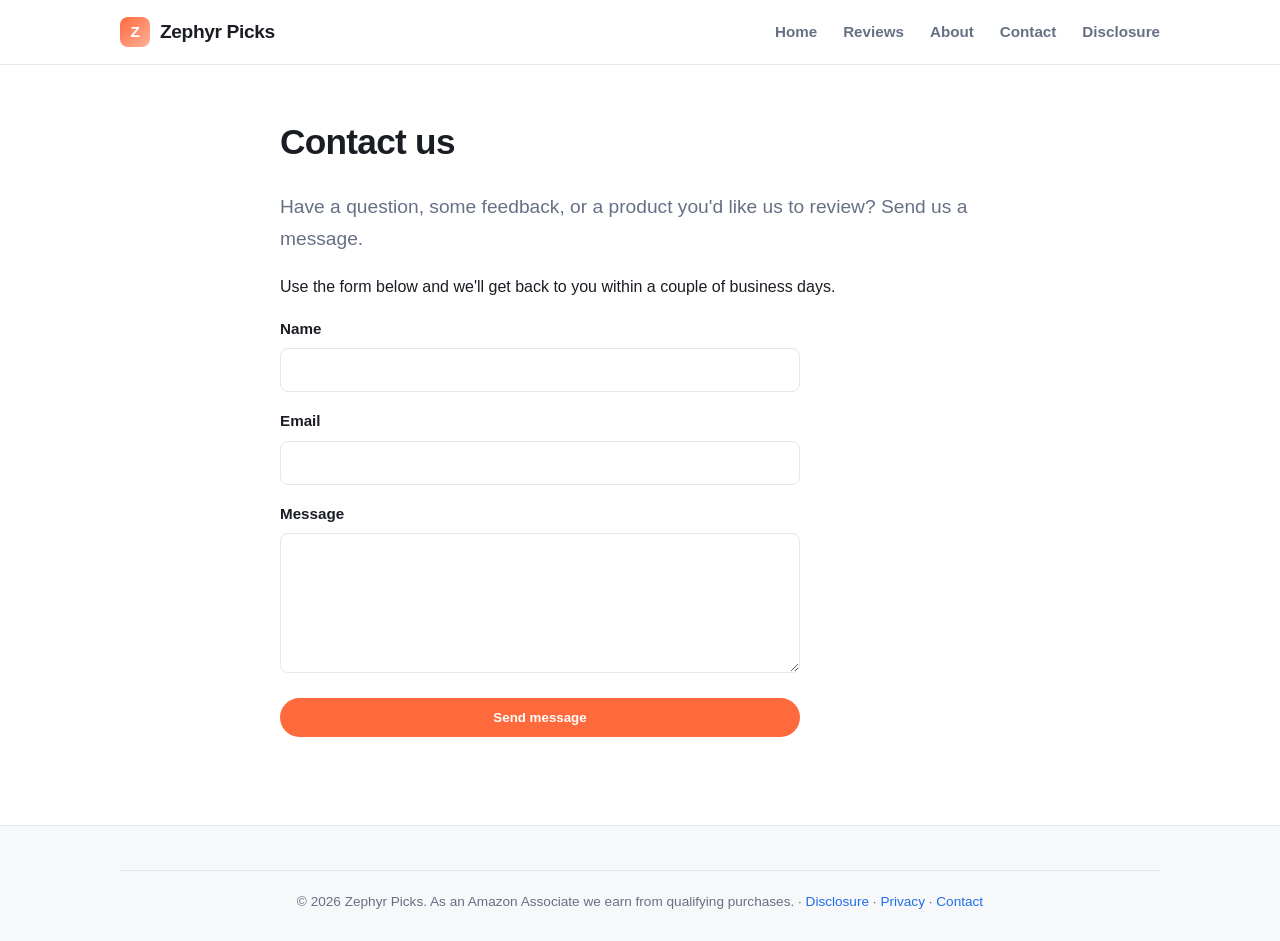
<file: contact.html>
<!DOCTYPE html>
<html lang="en">
<head>
<meta charset="UTF-8">
<meta name="viewport" content="width=device-width, initial-scale=1.0">
<title>Contact — Zephyr Picks</title>
<meta name="description" content="Get in touch with the Zephyr Picks team.">
<link rel="stylesheet" href="style.css">
<link rel="icon" href="data:image/svg+xml,<svg xmlns='http://www.w3.org/2000/svg' viewBox='0 0 100 100'><rect width='100' height='100' rx='22' fill='%23ff6a3d'/><text x='50' y='70' font-size='60' text-anchor='middle' fill='white' font-family='sans-serif' font-weight='bold'>Z</text></svg>">
</head>
<body>
<header class="site-header">
  <div class="container nav">
    <a href="index.html" class="brand"><span class="logo">Z</span> Zephyr Picks</a>
    <button class="nav-toggle" aria-label="Menu" onclick="document.getElementById('nav').classList.toggle('open')">&#9776;</button>
    <nav class="nav-links" id="nav">
      <a href="index.html">Home</a>
      <a href="best-wireless-earbuds.html">Reviews</a>
      <a href="about.html">About</a>
      <a href="contact.html">Contact</a>
      <a href="disclosure.html">Disclosure</a>
    </nav>
  </div>
</header>

<main class="page">
  <h1>Contact us</h1>
  <p class="lede">Have a question, some feedback, or a product you'd like us to review? Send us a message.</p>

  <p>Use the form below and we'll get back to you within a couple of business days.</p>

  <!--
    NOTE: This form is a front-end placeholder. A static site cannot send email on its own.
    To make it work, sign up for a free form service (Formspree, Web3Forms, or Getform),
    then replace the action URL below with the one they give you. No server needed.
  -->
  <form class="form" action="https://formspree.io/f/your-form-id" method="POST">
    <div>
      <label for="name">Name</label>
      <input type="text" id="name" name="name" required>
    </div>
    <div>
      <label for="email">Email</label>
      <input type="email" id="email" name="email" required>
    </div>
    <div>
      <label for="message">Message</label>
      <textarea id="message" name="message" required></textarea>
    </div>
    <button type="submit" class="btn" style="border:0;cursor:pointer;">Send message</button>
  </form>
</main>

<footer class="site-footer">
  <div class="container">
    <div class="footer-bottom">
      © 2026 Zephyr Picks. As an Amazon Associate we earn from qualifying purchases. ·
      <a href="disclosure.html">Disclosure</a> · <a href="privacy.html">Privacy</a> · <a href="contact.html">Contact</a>
    </div>
  </div>
</footer>
</body>
</html>
</file>
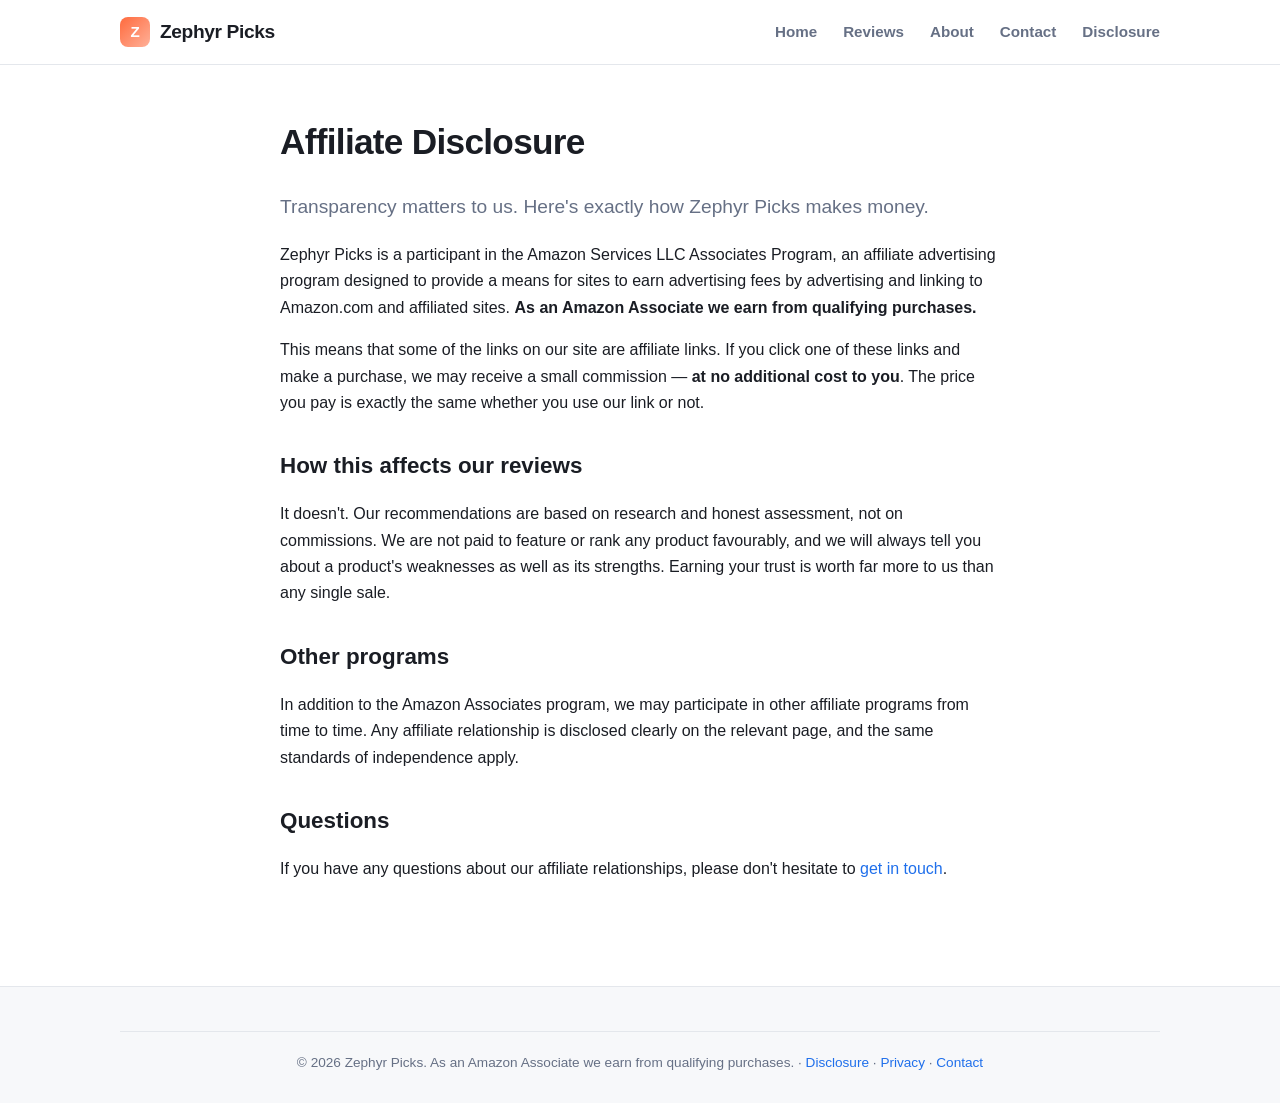
<file: disclosure.html>
<!DOCTYPE html>
<html lang="en">
<head>
<meta charset="UTF-8">
<meta name="viewport" content="width=device-width, initial-scale=1.0">
<title>Affiliate Disclosure — Zephyr Picks</title>
<meta name="description" content="Our affiliate disclosure, including our participation in the Amazon Associates program.">
<link rel="stylesheet" href="style.css">
<link rel="icon" href="data:image/svg+xml,<svg xmlns='http://www.w3.org/2000/svg' viewBox='0 0 100 100'><rect width='100' height='100' rx='22' fill='%23ff6a3d'/><text x='50' y='70' font-size='60' text-anchor='middle' fill='white' font-family='sans-serif' font-weight='bold'>Z</text></svg>">
</head>
<body>
<header class="site-header">
  <div class="container nav">
    <a href="index.html" class="brand"><span class="logo">Z</span> Zephyr Picks</a>
    <button class="nav-toggle" aria-label="Menu" onclick="document.getElementById('nav').classList.toggle('open')">&#9776;</button>
    <nav class="nav-links" id="nav">
      <a href="index.html">Home</a>
      <a href="best-wireless-earbuds.html">Reviews</a>
      <a href="about.html">About</a>
      <a href="contact.html">Contact</a>
      <a href="disclosure.html">Disclosure</a>
    </nav>
  </div>
</header>

<main class="page">
  <h1>Affiliate Disclosure</h1>
  <p class="lede">Transparency matters to us. Here's exactly how Zephyr Picks makes money.</p>

  <p>Zephyr Picks is a participant in the Amazon Services LLC Associates Program, an affiliate advertising program designed to provide a means for sites to earn advertising fees by advertising and linking to Amazon.com and affiliated sites. <strong>As an Amazon Associate we earn from qualifying purchases.</strong></p>

  <p>This means that some of the links on our site are affiliate links. If you click one of these links and make a purchase, we may receive a small commission — <strong>at no additional cost to you</strong>. The price you pay is exactly the same whether you use our link or not.</p>

  <h2>How this affects our reviews</h2>
  <p>It doesn't. Our recommendations are based on research and honest assessment, not on commissions. We are not paid to feature or rank any product favourably, and we will always tell you about a product's weaknesses as well as its strengths. Earning your trust is worth far more to us than any single sale.</p>

  <h2>Other programs</h2>
  <p>In addition to the Amazon Associates program, we may participate in other affiliate programs from time to time. Any affiliate relationship is disclosed clearly on the relevant page, and the same standards of independence apply.</p>

  <h2>Questions</h2>
  <p>If you have any questions about our affiliate relationships, please don't hesitate to <a href="contact.html">get in touch</a>.</p>
</main>

<footer class="site-footer">
  <div class="container">
    <div class="footer-bottom">
      © 2026 Zephyr Picks. As an Amazon Associate we earn from qualifying purchases. ·
      <a href="disclosure.html">Disclosure</a> · <a href="privacy.html">Privacy</a> · <a href="contact.html">Contact</a>
    </div>
  </div>
</footer>
</body>
</html>
</file>
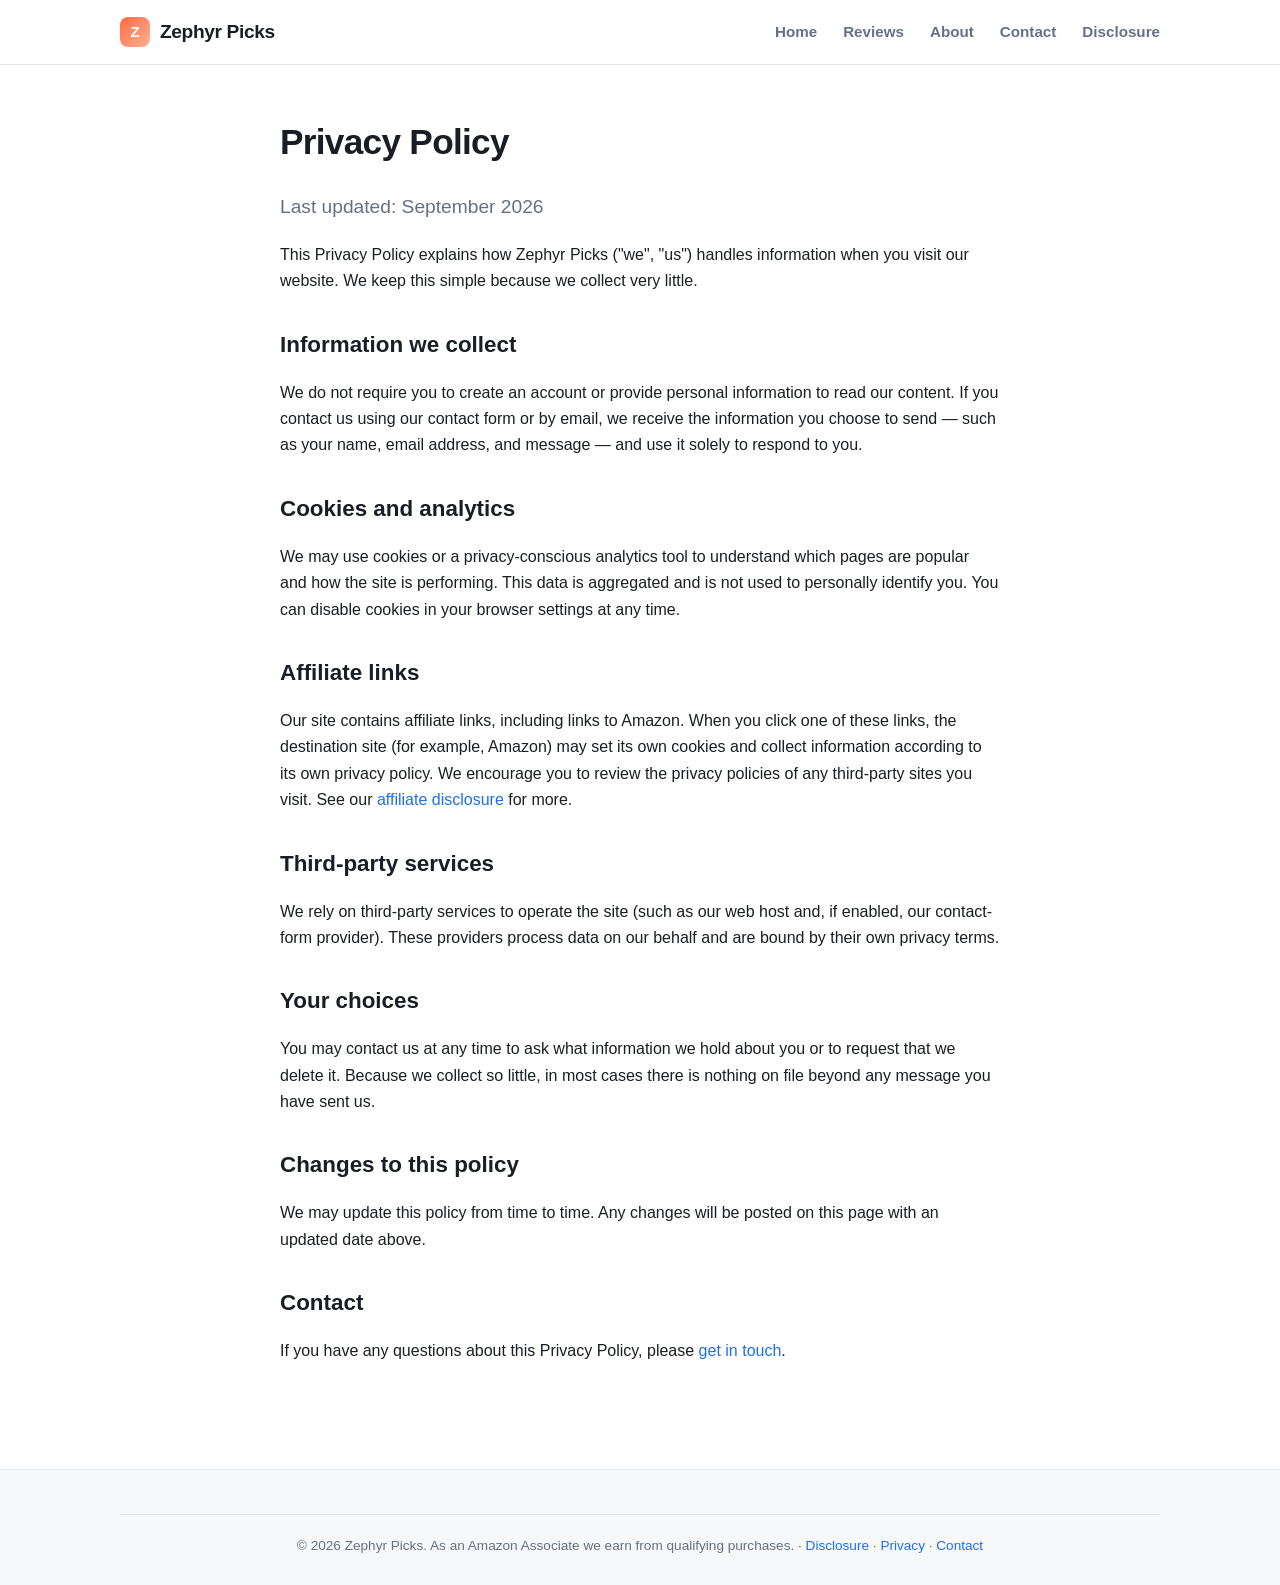
<file: privacy.html>
<!DOCTYPE html>
<html lang="en">
<head>
<meta charset="UTF-8">
<meta name="viewport" content="width=device-width, initial-scale=1.0">
<title>Privacy Policy — Zephyr Picks</title>
<meta name="description" content="How Zephyr Picks handles data and privacy.">
<link rel="stylesheet" href="style.css">
<link rel="icon" href="data:image/svg+xml,<svg xmlns='http://www.w3.org/2000/svg' viewBox='0 0 100 100'><rect width='100' height='100' rx='22' fill='%23ff6a3d'/><text x='50' y='70' font-size='60' text-anchor='middle' fill='white' font-family='sans-serif' font-weight='bold'>Z</text></svg>">
</head>
<body>
<header class="site-header">
  <div class="container nav">
    <a href="index.html" class="brand"><span class="logo">Z</span> Zephyr Picks</a>
    <button class="nav-toggle" aria-label="Menu" onclick="document.getElementById('nav').classList.toggle('open')">&#9776;</button>
    <nav class="nav-links" id="nav">
      <a href="index.html">Home</a>
      <a href="best-wireless-earbuds.html">Reviews</a>
      <a href="about.html">About</a>
      <a href="contact.html">Contact</a>
      <a href="disclosure.html">Disclosure</a>
    </nav>
  </div>
</header>

<main class="page">
  <h1>Privacy Policy</h1>
  <p class="lede">Last updated: September 2026</p>

  <p>This Privacy Policy explains how Zephyr Picks ("we", "us") handles information when you visit our website. We keep this simple because we collect very little.</p>

  <h2>Information we collect</h2>
  <p>We do not require you to create an account or provide personal information to read our content. If you contact us using our contact form or by email, we receive the information you choose to send — such as your name, email address, and message — and use it solely to respond to you.</p>

  <h2>Cookies and analytics</h2>
  <p>We may use cookies or a privacy-conscious analytics tool to understand which pages are popular and how the site is performing. This data is aggregated and is not used to personally identify you. You can disable cookies in your browser settings at any time.</p>

  <h2>Affiliate links</h2>
  <p>Our site contains affiliate links, including links to Amazon. When you click one of these links, the destination site (for example, Amazon) may set its own cookies and collect information according to its own privacy policy. We encourage you to review the privacy policies of any third-party sites you visit. See our <a href="disclosure.html">affiliate disclosure</a> for more.</p>

  <h2>Third-party services</h2>
  <p>We rely on third-party services to operate the site (such as our web host and, if enabled, our contact-form provider). These providers process data on our behalf and are bound by their own privacy terms.</p>

  <h2>Your choices</h2>
  <p>You may contact us at any time to ask what information we hold about you or to request that we delete it. Because we collect so little, in most cases there is nothing on file beyond any message you have sent us.</p>

  <h2>Changes to this policy</h2>
  <p>We may update this policy from time to time. Any changes will be posted on this page with an updated date above.</p>

  <h2>Contact</h2>
  <p>If you have any questions about this Privacy Policy, please <a href="contact.html">get in touch</a>.</p>
</main>

<footer class="site-footer">
  <div class="container">
    <div class="footer-bottom">
      © 2026 Zephyr Picks. As an Amazon Associate we earn from qualifying purchases. ·
      <a href="disclosure.html">Disclosure</a> · <a href="privacy.html">Privacy</a> · <a href="contact.html">Contact</a>
    </div>
  </div>
</footer>
</body>
</html>
</file>
<file: style.css>
:root {
  --bg: #ffffff;
  --surface: #f7f8fa;
  --border: #e4e7ec;
  --text: #1a1d24;
  --muted: #667085;
  --accent: #ff6a3d;
  --accent-dark: #e2532a;
  --link: #1f6feb;
  --radius: 12px;
  --shadow: 0 1px 3px rgba(16, 24, 40, 0.08), 0 1px 2px rgba(16, 24, 40, 0.06);
  --max: 1080px;
  --font: -apple-system, BlinkMacSystemFont, "Segoe UI", Roboto, Helvetica, Arial, sans-serif;
}

* { box-sizing: border-box; }

html { scroll-behavior: smooth; }

body {
  margin: 0;
  font-family: var(--font);
  color: var(--text);
  background: var(--bg);
  line-height: 1.65;
  -webkit-font-smoothing: antialiased;
}

a { color: var(--link); text-decoration: none; }
a:hover { text-decoration: underline; }

img { max-width: 100%; display: block; }

.container { width: 100%; max-width: var(--max); margin: 0 auto; padding: 0 20px; }

/* Header */
.site-header {
  position: sticky;
  top: 0;
  z-index: 50;
  background: rgba(255, 255, 255, 0.92);
  backdrop-filter: saturate(180%) blur(8px);
  border-bottom: 1px solid var(--border);
}
.nav {
  display: flex;
  align-items: center;
  justify-content: space-between;
  height: 64px;
}
.brand {
  display: flex;
  align-items: center;
  gap: 10px;
  font-weight: 800;
  font-size: 1.2rem;
  color: var(--text);
  letter-spacing: -0.02em;
}
.brand:hover { text-decoration: none; }
.brand .logo {
  width: 30px; height: 30px;
  border-radius: 8px;
  background: linear-gradient(135deg, var(--accent), #ffb199);
  display: grid; place-items: center;
  color: #fff; font-weight: 800; font-size: 0.95rem;
}
.nav-links { display: flex; gap: 26px; align-items: center; }
.nav-links a { color: var(--muted); font-weight: 600; font-size: 0.95rem; }
.nav-links a:hover { color: var(--text); text-decoration: none; }
.nav-toggle { display: none; background: none; border: 0; cursor: pointer; font-size: 1.5rem; color: var(--text); }

/* Hero */
.hero {
  background: linear-gradient(180deg, var(--surface), #fff);
  padding: 72px 0 56px;
  text-align: center;
  border-bottom: 1px solid var(--border);
}
.hero h1 {
  font-size: clamp(2rem, 5vw, 3.1rem);
  line-height: 1.1;
  letter-spacing: -0.03em;
  margin: 0 0 16px;
}
.hero p { font-size: 1.15rem; color: var(--muted); max-width: 620px; margin: 0 auto 28px; }
.pill {
  display: inline-block;
  background: #fff;
  border: 1px solid var(--border);
  color: var(--accent-dark);
  font-weight: 700;
  font-size: 0.8rem;
  letter-spacing: 0.04em;
  text-transform: uppercase;
  padding: 6px 14px;
  border-radius: 999px;
  margin-bottom: 20px;
}

.btn {
  display: inline-block;
  background: var(--accent);
  color: #fff;
  font-weight: 700;
  padding: 12px 26px;
  border-radius: 999px;
  transition: background 0.15s ease;
}
.btn:hover { background: var(--accent-dark); text-decoration: none; }
.btn-ghost { background: #fff; color: var(--text); border: 1px solid var(--border); }
.btn-ghost:hover { background: var(--surface); }

/* Sections */
section { padding: 56px 0; }
.section-head { text-align: center; margin-bottom: 40px; }
.section-head h2 { font-size: 1.9rem; letter-spacing: -0.02em; margin: 0 0 8px; }
.section-head p { color: var(--muted); margin: 0; }

/* Card grid */
.grid { display: grid; grid-template-columns: repeat(3, 1fr); gap: 24px; }
.card {
  background: #fff;
  border: 1px solid var(--border);
  border-radius: var(--radius);
  overflow: hidden;
  box-shadow: var(--shadow);
  transition: transform 0.15s ease, box-shadow 0.15s ease;
  display: flex;
  flex-direction: column;
}
.card:hover { transform: translateY(-3px); box-shadow: 0 10px 24px rgba(16,24,40,0.10); }
.card .thumb { height: 160px; display: grid; place-items: center; font-size: 3rem; }
.card .body { padding: 20px; flex: 1; display: flex; flex-direction: column; }
.card .tag { font-size: 0.75rem; font-weight: 700; text-transform: uppercase; letter-spacing: 0.05em; color: var(--accent-dark); margin-bottom: 8px; }
.card h3 { margin: 0 0 8px; font-size: 1.15rem; letter-spacing: -0.01em; }
.card h3 a { color: var(--text); }
.card p { color: var(--muted); font-size: 0.95rem; margin: 0 0 16px; flex: 1; }
.card .read { font-weight: 700; color: var(--link); font-size: 0.9rem; }

/* Article */
.article { max-width: 760px; margin: 0 auto; padding: 48px 20px; }
.article .meta { color: var(--muted); font-size: 0.9rem; margin-bottom: 8px; }
.article h1 { font-size: clamp(1.8rem, 4vw, 2.6rem); line-height: 1.15; letter-spacing: -0.02em; margin: 0 0 20px; }
.article h2 { font-size: 1.5rem; margin: 40px 0 14px; letter-spacing: -0.01em; }
.article h3 { font-size: 1.2rem; margin: 28px 0 10px; }
.article p, .article li { font-size: 1.05rem; }
.article ul { padding-left: 22px; }
.article li { margin-bottom: 8px; }

.lede { font-size: 1.2rem; color: var(--muted); }

.disclosure-box {
  background: var(--surface);
  border: 1px solid var(--border);
  border-left: 4px solid var(--accent);
  border-radius: 8px;
  padding: 14px 18px;
  font-size: 0.92rem;
  color: var(--muted);
  margin: 24px 0;
}

/* Pick block */
.pick {
  border: 1px solid var(--border);
  border-radius: var(--radius);
  padding: 24px;
  margin: 28px 0;
  box-shadow: var(--shadow);
}
.pick .award { font-size: 0.78rem; font-weight: 700; text-transform: uppercase; letter-spacing: 0.05em; color: var(--accent-dark); }
.pick h3 { margin: 6px 0 10px; font-size: 1.35rem; }
.pick .verdict { display: flex; flex-wrap: wrap; gap: 24px; margin: 16px 0; }
.pick .verdict div { flex: 1; min-width: 200px; }
.pick .verdict h4 { margin: 0 0 6px; font-size: 0.9rem; text-transform: uppercase; letter-spacing: 0.04em; color: var(--muted); }
.pick .verdict ul { margin: 0; padding-left: 20px; }
.pick .verdict li { font-size: 0.95rem; }

/* Content page */
.page { max-width: 760px; margin: 0 auto; padding: 48px 20px; }
.page h1 { font-size: 2.2rem; letter-spacing: -0.02em; margin: 0 0 20px; }
.page h2 { font-size: 1.4rem; margin: 32px 0 12px; }

/* Contact form */
.form { display: flex; flex-direction: column; gap: 16px; max-width: 520px; }
.form label { font-weight: 600; font-size: 0.95rem; }
.form input, .form textarea {
  width: 100%;
  padding: 12px 14px;
  border: 1px solid var(--border);
  border-radius: 8px;
  font-family: inherit;
  font-size: 1rem;
  margin-top: 6px;
}
.form textarea { min-height: 140px; resize: vertical; }

/* Footer */
.site-footer {
  background: var(--surface);
  border-top: 1px solid var(--border);
  padding: 44px 0 28px;
  margin-top: 40px;
}
.footer-grid { display: flex; flex-wrap: wrap; justify-content: space-between; gap: 30px; margin-bottom: 30px; }
.footer-grid .col h4 { font-size: 0.85rem; text-transform: uppercase; letter-spacing: 0.05em; color: var(--muted); margin: 0 0 12px; }
.footer-grid .col a { display: block; color: var(--text); font-size: 0.95rem; margin-bottom: 8px; }
.footer-brand { max-width: 280px; }
.footer-brand p { color: var(--muted); font-size: 0.92rem; }
.footer-bottom { border-top: 1px solid var(--border); padding-top: 20px; color: var(--muted); font-size: 0.85rem; text-align: center; }

@media (max-width: 820px) {
  .grid { grid-template-columns: 1fr 1fr; }
}
@media (max-width: 640px) {
  .grid { grid-template-columns: 1fr; }
  .nav-links {
    display: none;
    position: absolute;
    top: 64px; left: 0; right: 0;
    flex-direction: column;
    background: #fff;
    border-bottom: 1px solid var(--border);
    padding: 16px 20px;
    gap: 16px;
  }
  .nav-links.open { display: flex; }
  .nav-toggle { display: block; }
  .footer-grid { flex-direction: column; }
}
</file>
